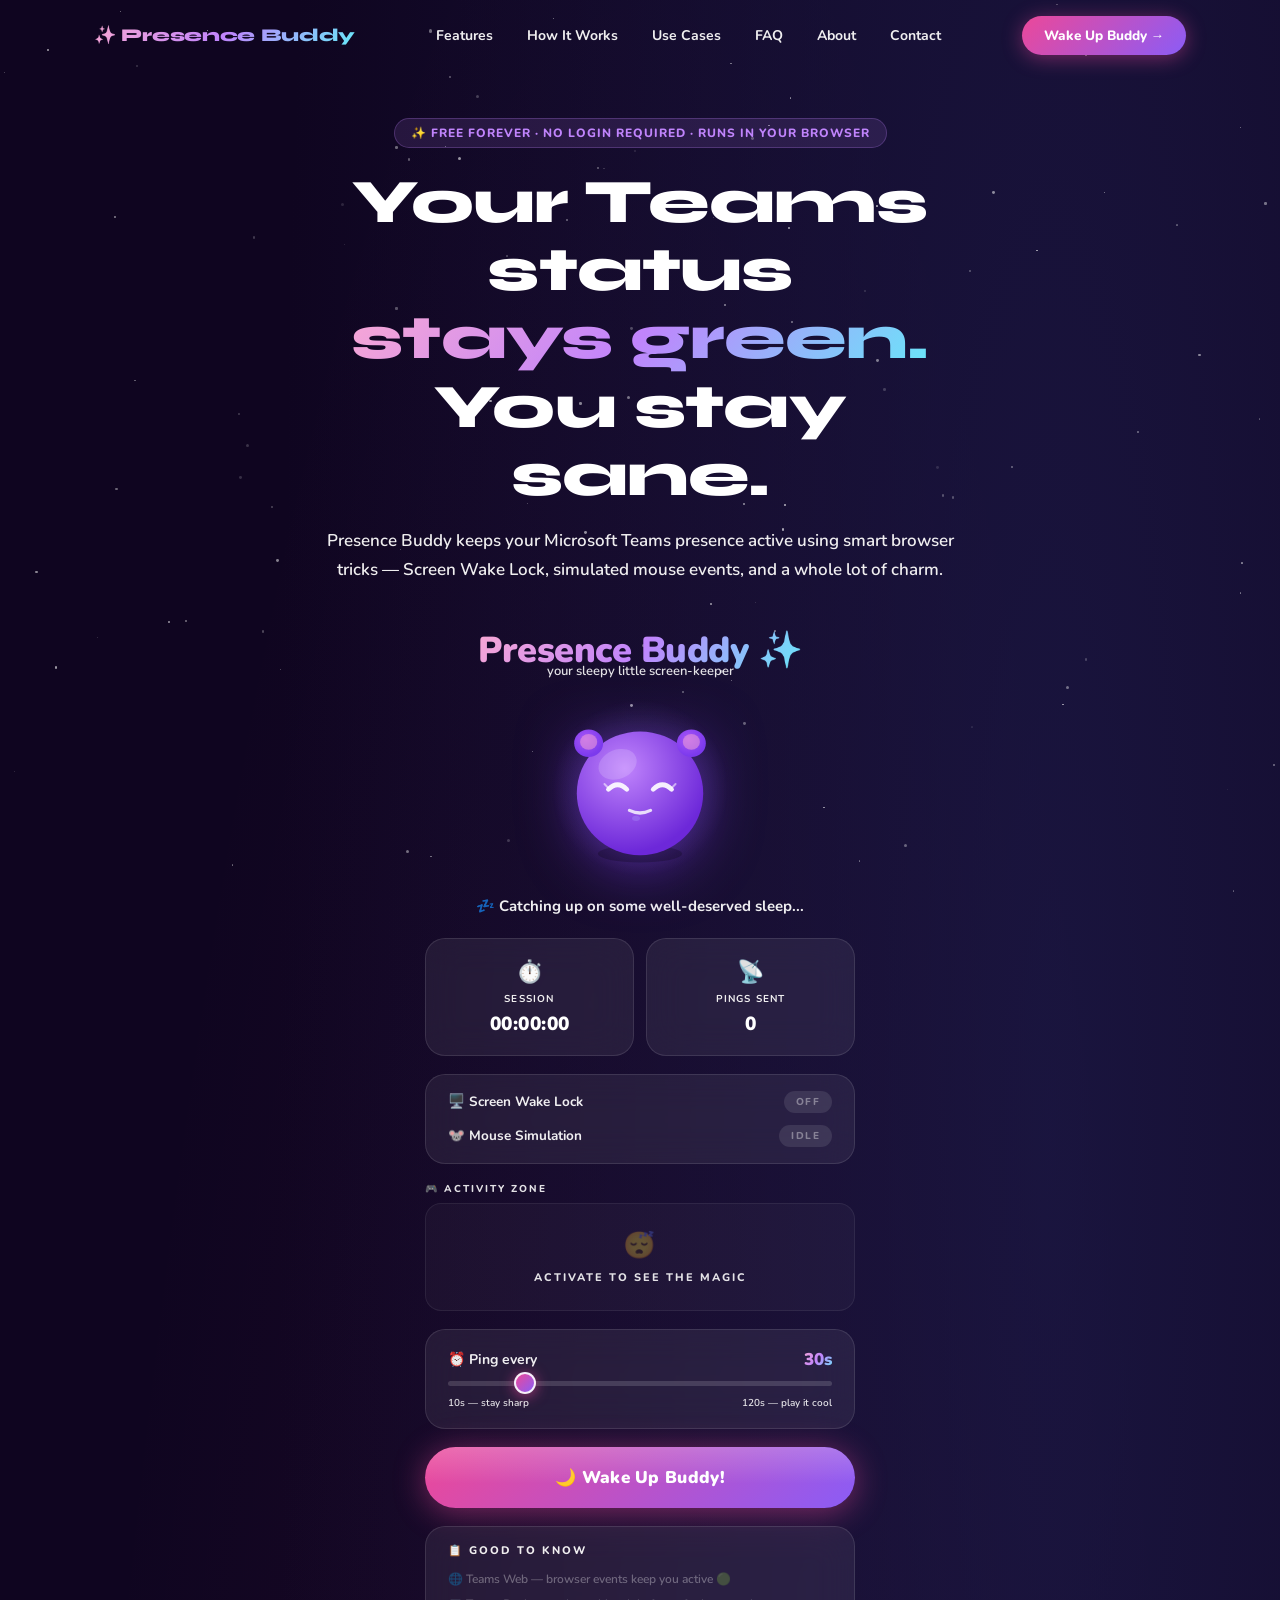
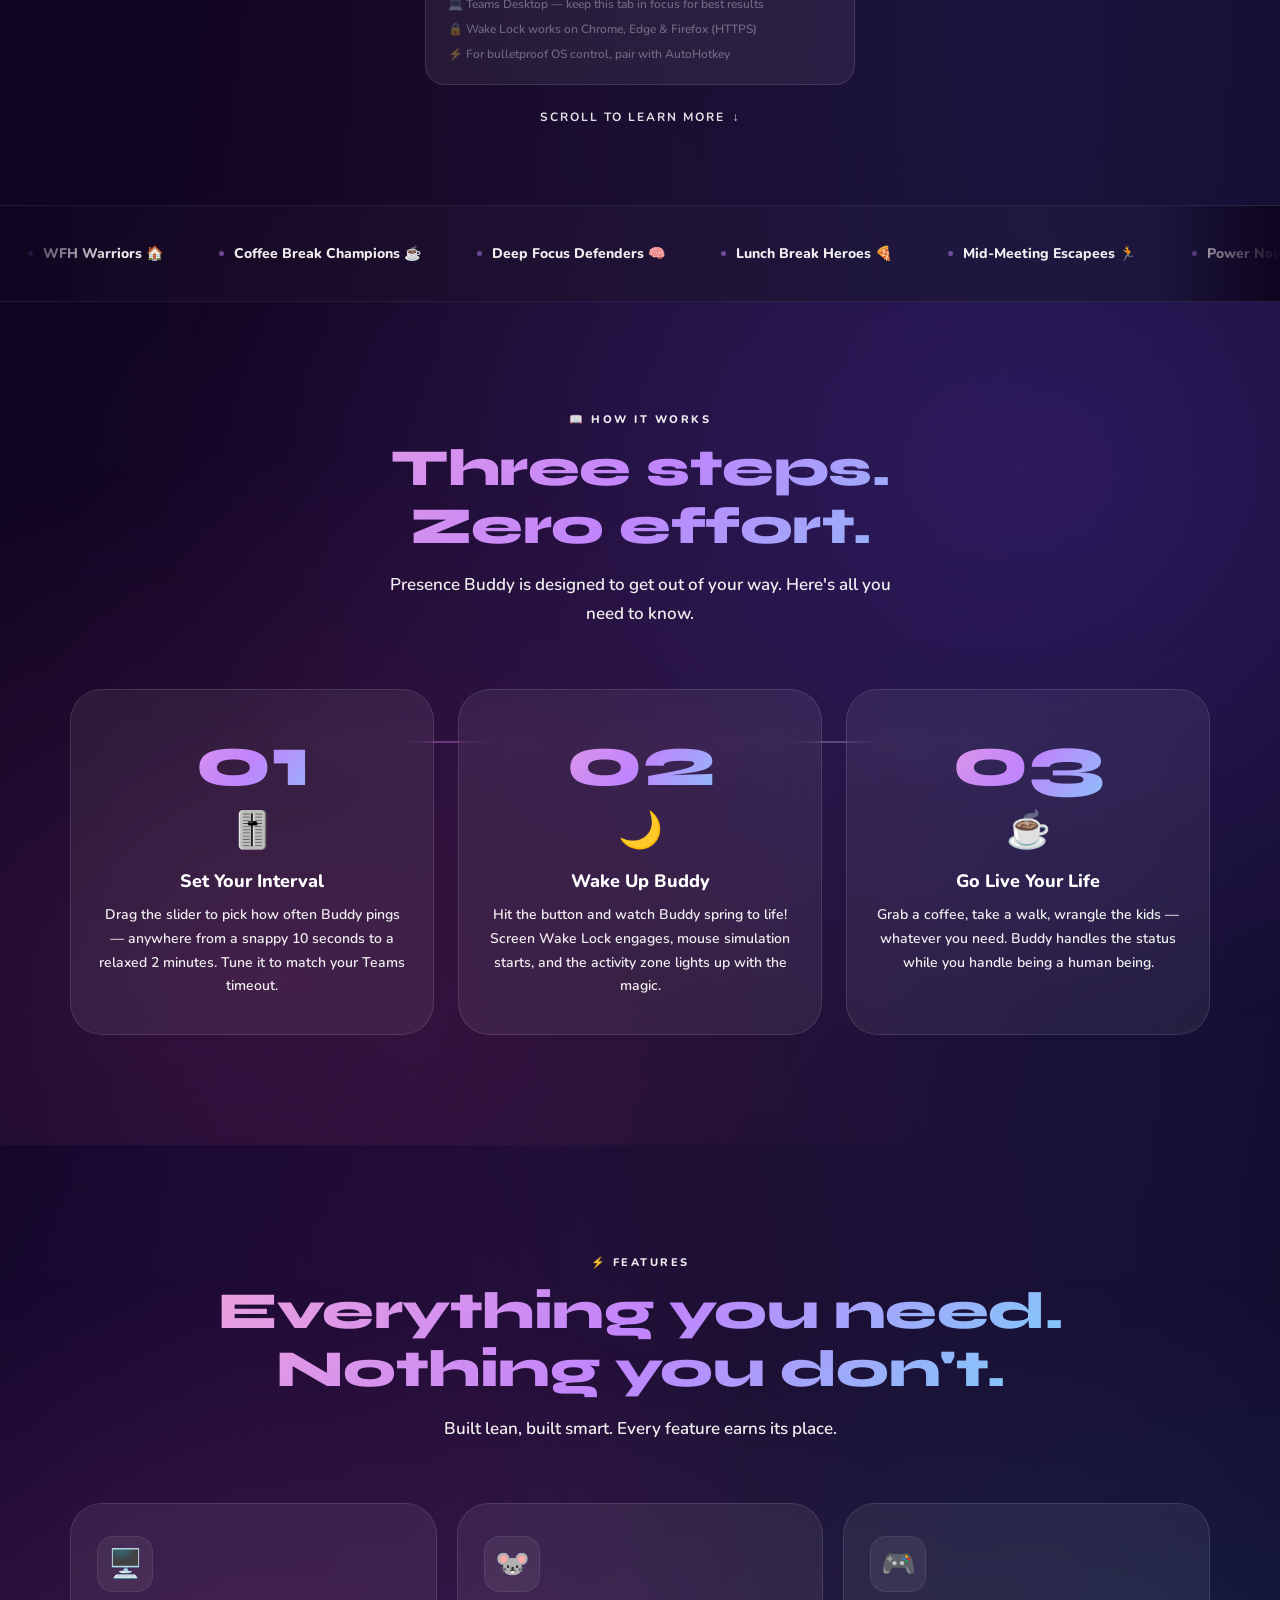
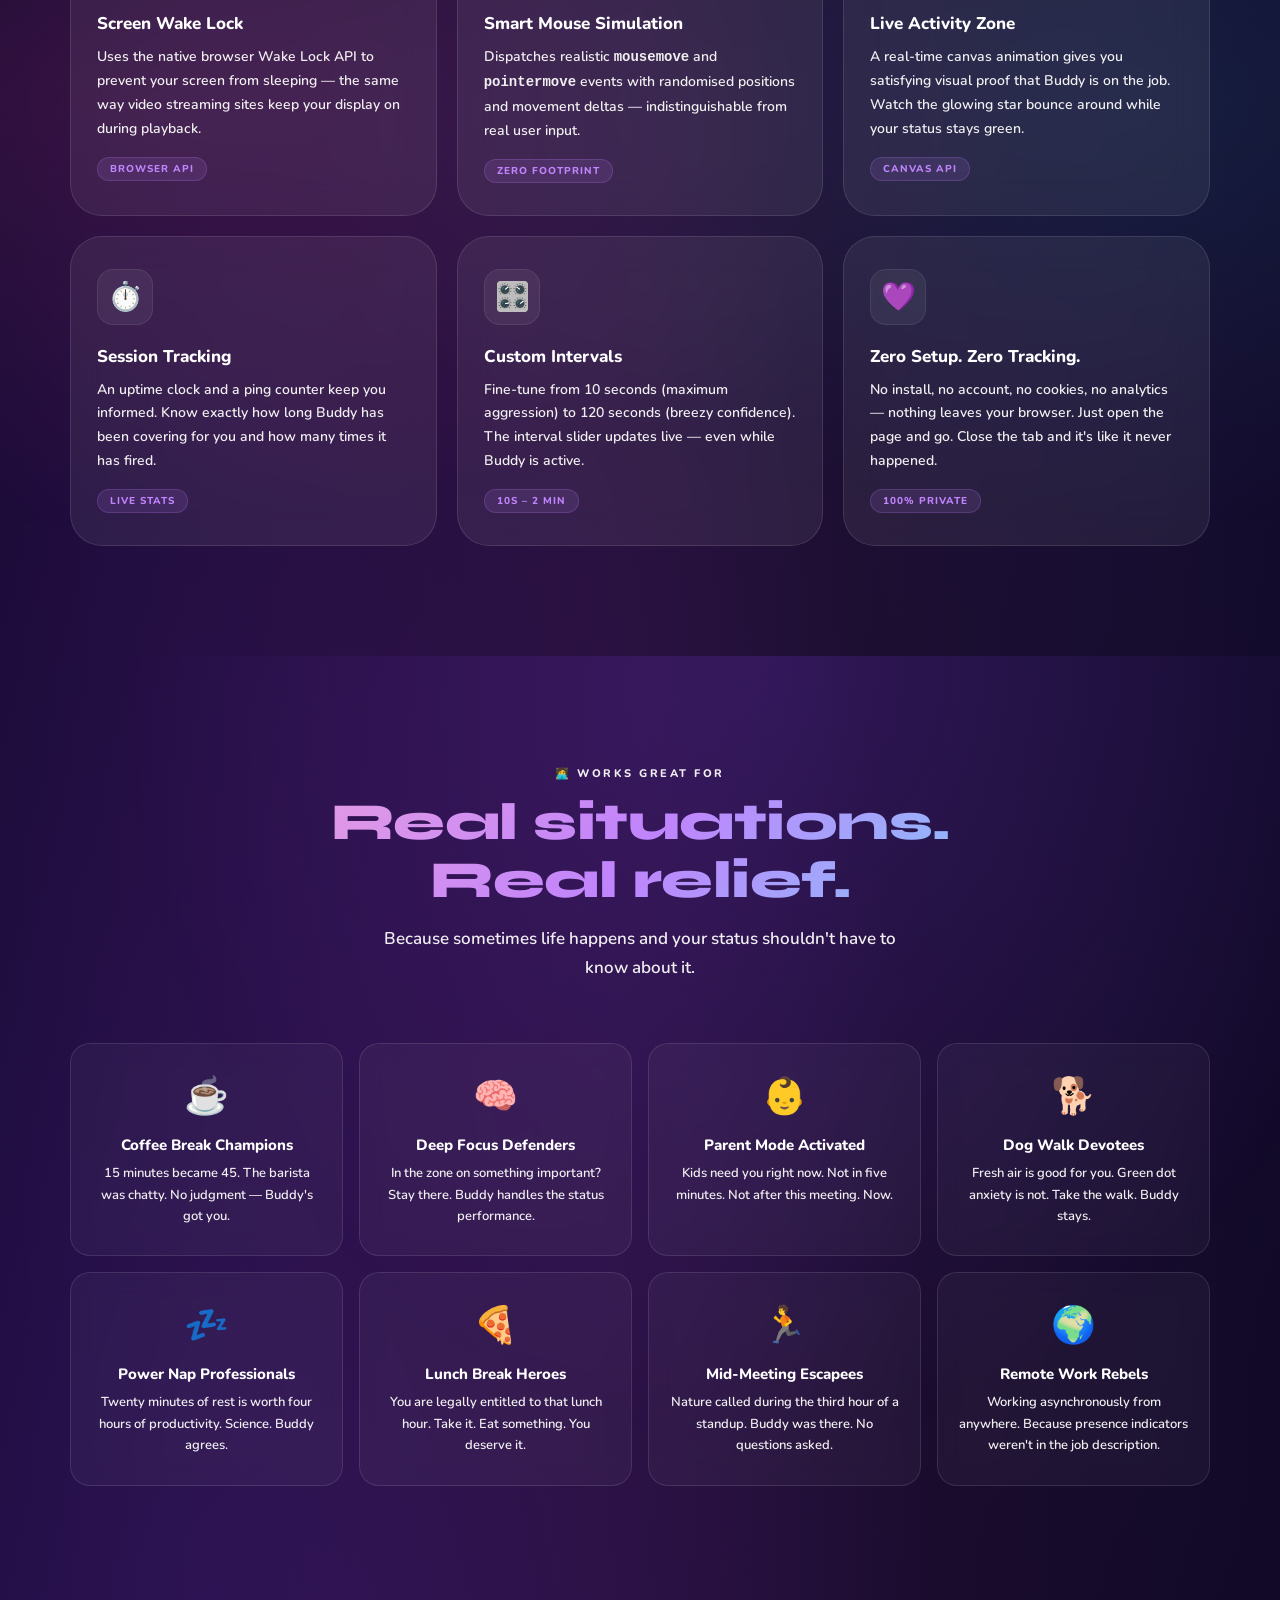
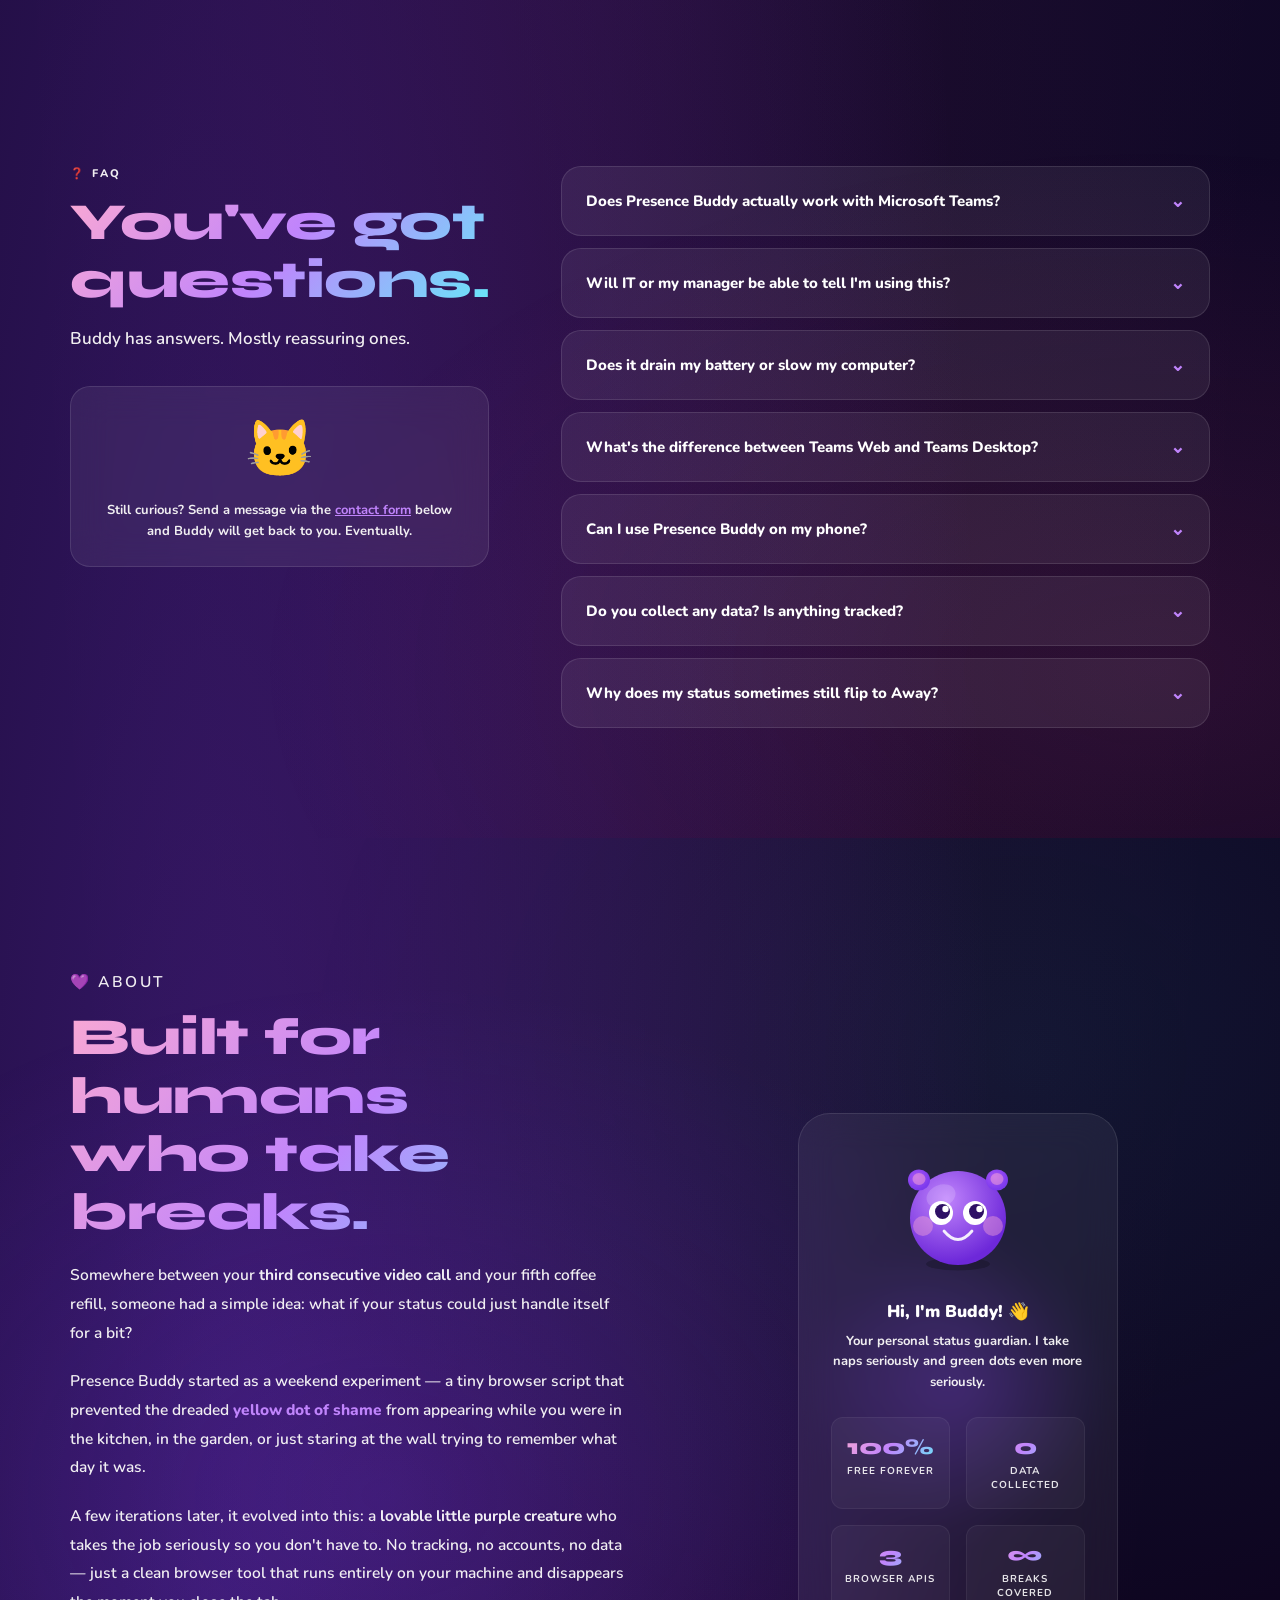
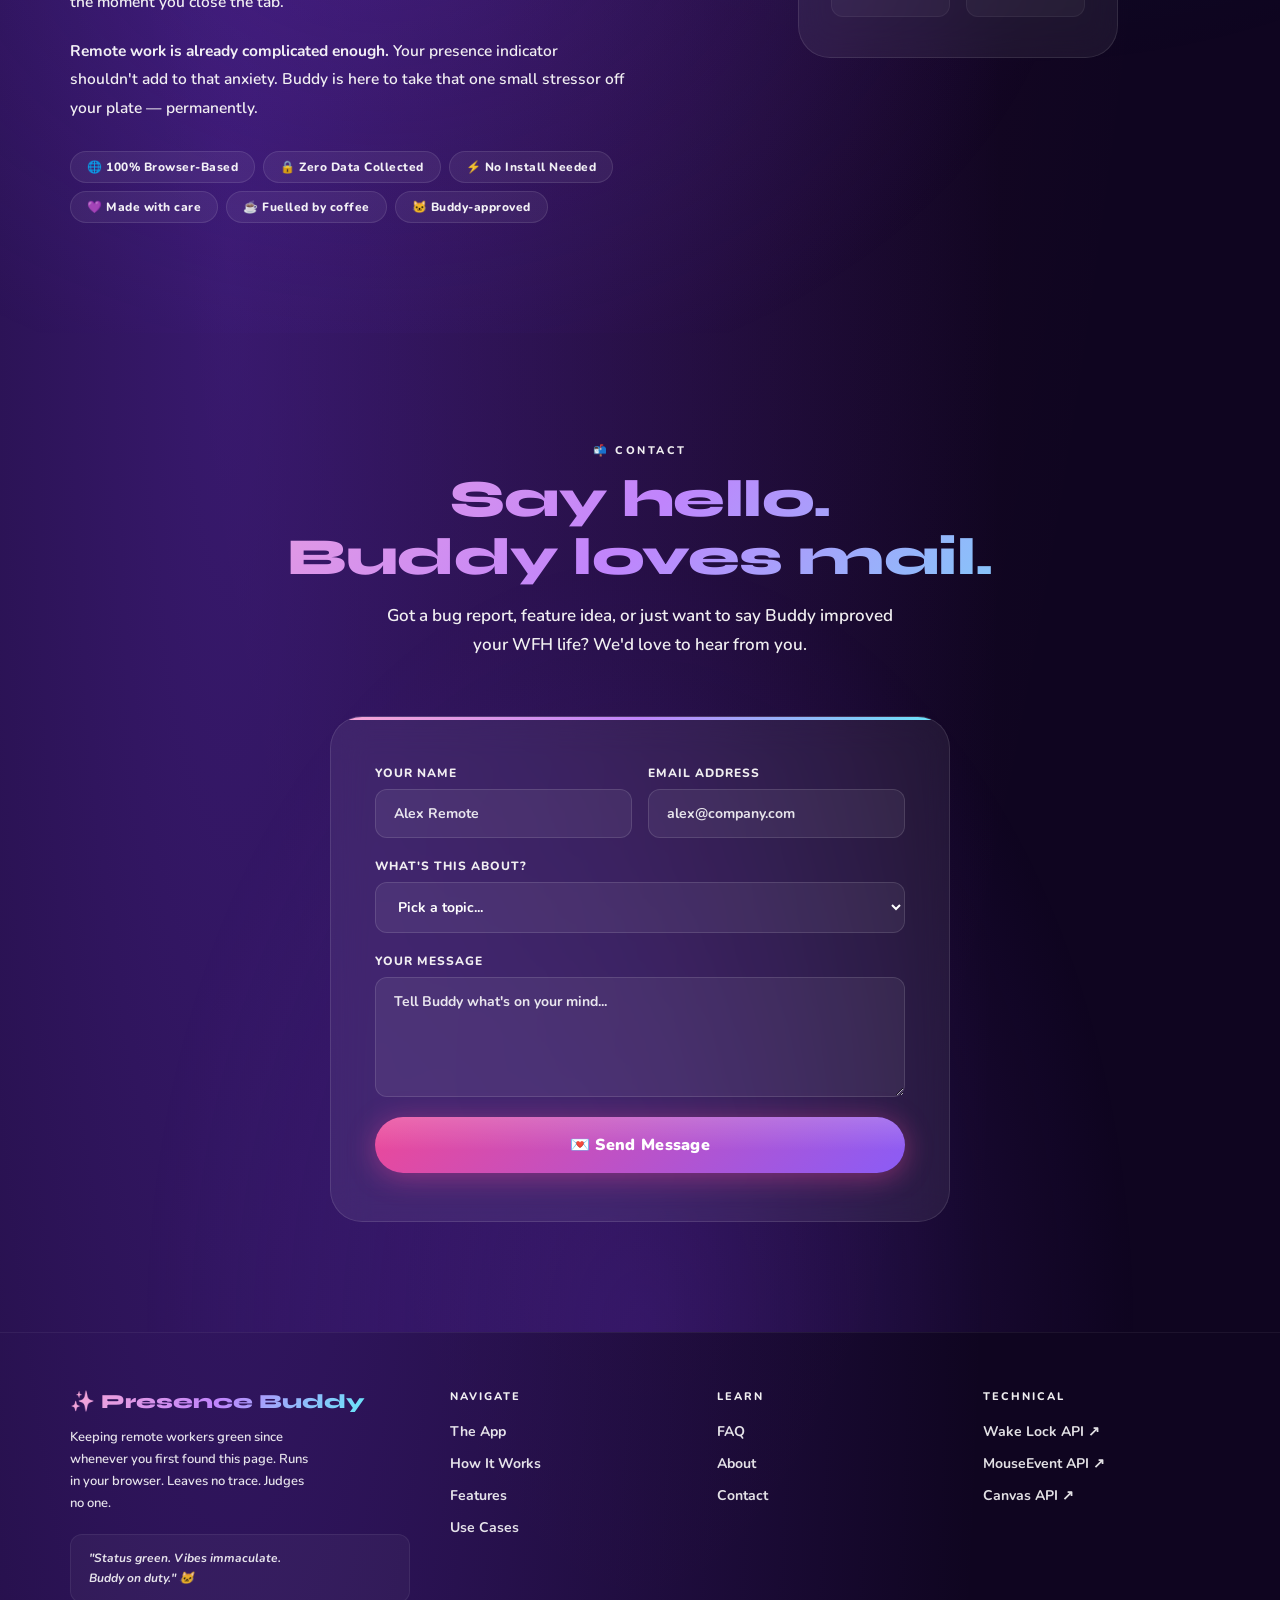
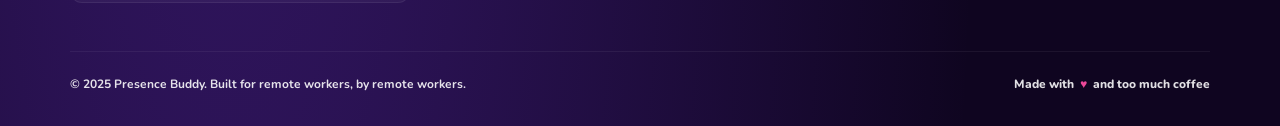
<file: index.html>
<!DOCTYPE html>
<html lang="en">
<head>
  <meta charset="UTF-8"/>
  <meta name="viewport" content="width=device-width, initial-scale=1.0"/>
  <meta name="description" content="Presence Buddy keeps your Microsoft Teams status active using smart browser tricks. No install, no login, no drama."/>
  <meta property="og:title" content="Presence Buddy ✨ — Stay Green, Stay Sane"/>
  <meta property="og:description" content="Keep your Teams presence active while you live your actual life."/>
  <title>Presence Buddy ✨ — Stay Green, Stay Sane</title>

  <!-- Fonts -->
  <link rel="preconnect" href="https://fonts.googleapis.com"/>
  <link href="https://fonts.googleapis.com/css2?family=Nunito:wght@600;700;800;900&family=Syne:wght@700;800&display=swap" rel="stylesheet"/>

  <!-- Styles -->
  <link rel="stylesheet" href="css/animations.css"/>
  <link rel="stylesheet" href="css/style.css"/>
  <link rel="stylesheet" href="css/sections.css"/>
</head>
<body>

<!-- ── Stars ── -->
<div id="stars"></div>

<!-- ═══════════════════════════════════════════════════════════
     NAVIGATION
═══════════════════════════════════════════════════════════ -->
<nav id="mainNav">
  <div class="nav-inner">
    <a href="#hero" class="nav-logo">✨ Presence Buddy</a>
    <div class="nav-links">
      <a href="#features">Features</a>
      <a href="#how-it-works">How It Works</a>
      <a href="#use-cases">Use Cases</a>
      <a href="#faq">FAQ</a>
      <a href="#about">About</a>
      <a href="#contact">Contact</a>
    </div>
    <a href="#hero" class="nav-cta">Wake Up Buddy →</a>
    <button class="nav-hamburger" id="navHamburger" aria-label="Toggle menu">☰</button>
  </div>
  <div class="nav-mobile" id="navMobile">
    <a href="#features">Features</a>
    <a href="#how-it-works">How It Works</a>
    <a href="#use-cases">Use Cases</a>
    <a href="#faq">FAQ</a>
    <a href="#about">About</a>
    <a href="#contact">Contact</a>
  </div>
</nav>

<!-- ═══════════════════════════════════════════════════════════
     HERO — THE APP
═══════════════════════════════════════════════════════════ -->
<section id="hero">

  <div class="hero-intro reveal">
    <div class="hero-badge">✨ Free Forever · No Login Required · Runs in Your Browser</div>
    <h1 class="hero-headline">
      Your Teams status<br>
      <span class="gradient-text">stays green.</span><br>
      You stay sane.
    </h1>
    <p class="hero-desc">
      Presence Buddy keeps your Microsoft Teams presence active using smart browser tricks —
      Screen Wake Lock, simulated mouse events, and a whole lot of charm.
    </p>
  </div>

  <!-- ── The App Widget ── -->
  <div class="app-widget reveal">

    <div>
      <h2 class="app-title">Presence Buddy ✨</h2>
      <p class="app-sub">your sleepy little screen-keeper</p>
    </div>

    <!-- Buddy character -->
    <div class="buddy-wrap" id="buddyWrap">
      <div class="buddy-glow" id="buddyGlow"></div>

      <svg class="buddy-svg" id="buddySvg" viewBox="0 0 120 120" width="158" height="158" aria-label="Presence Buddy character">
        <defs>
          <radialGradient id="bg" cx="38%" cy="30%" r="68%">
            <stop offset="0%" stop-color="#c084fc"/>
            <stop offset="100%" stop-color="#6d28d9"/>
          </radialGradient>
          <radialGradient id="earGrad" cx="40%" cy="35%" r="60%">
            <stop offset="0%" stop-color="#a855f7"/>
            <stop offset="100%" stop-color="#7c3aed"/>
          </radialGradient>
        </defs>
        <ellipse cx="60" cy="110" rx="32" ry="6.5" fill="rgba(0,0,0,.22)"/>
        <ellipse cx="60" cy="64"  rx="48" ry="47"  fill="url(#bg)"/>
        <ellipse cx="43" cy="42"  rx="15" ry="11"  fill="rgba(255,255,255,.16)" transform="rotate(-22,43,42)"/>
        <ellipse cx="21" cy="26"  rx="11" ry="10.5" fill="url(#earGrad)"/>
        <ellipse cx="99" cy="26"  rx="11" ry="10.5" fill="url(#earGrad)"/>
        <ellipse cx="21" cy="25"  rx="6.5" ry="6"  fill="rgba(249,168,212,.5)"/>
        <ellipse cx="99" cy="25"  rx="6.5" ry="6"  fill="rgba(249,168,212,.5)"/>

        <!-- SLEEP STATE -->
        <g id="stateAsleep">
          <path d="M 36 61 Q 43 54 50 61" stroke="rgba(255,255,255,.9)" stroke-width="3.5" fill="none" stroke-linecap="round"/>
          <path d="M 70 61 Q 77 54 84 61" stroke="rgba(255,255,255,.9)" stroke-width="3.5" fill="none" stroke-linecap="round"/>
          <line x1="36" y1="60" x2="33" y2="57" stroke="rgba(255,255,255,.55)" stroke-width="1.5" stroke-linecap="round"/>
          <line x1="84" y1="60" x2="87" y2="57" stroke="rgba(255,255,255,.55)" stroke-width="1.5" stroke-linecap="round"/>
          <path d="M 52 77 Q 60 81 68 77" stroke="rgba(255,255,255,.8)" stroke-width="2.5" fill="none" stroke-linecap="round"/>
          <ellipse cx="57" cy="83" rx="3" ry="2" fill="rgba(167,139,250,.4)"/>
        </g>

        <!-- AWAKE STATE -->
        <g id="stateAwake" style="display:none">
          <circle cx="43" cy="59" r="12" fill="white"/>
          <circle cx="77" cy="59" r="12" fill="white"/>
          <circle cx="44.5" cy="57.5" r="7.5" fill="#2e1065"/>
          <circle cx="78.5" cy="57.5" r="7.5" fill="#2e1065"/>
          <circle cx="47.5" cy="55"   r="3.2"  fill="white"/>
          <circle cx="81.5" cy="55"   r="3.2"  fill="white"/>
          <circle cx="42"   cy="62"   r="1.5"  fill="rgba(255,255,255,.55)"/>
          <circle cx="76"   cy="62"   r="1.5"  fill="rgba(255,255,255,.55)"/>
          <circle cx="25"   cy="72"   r="10"   fill="rgba(249,168,212,.42)"/>
          <circle cx="95"   cy="72"   r="10"   fill="rgba(249,168,212,.42)"/>
          <path d="M 46 77 Q 60 94 74 77" stroke="rgba(255,255,255,.9)" stroke-width="2.8" fill="none" stroke-linecap="round"/>
          <path d="M 50 78 Q 60 89 70 78" stroke="rgba(255,255,255,.25)" stroke-width="5"   fill="none" stroke-linecap="round"/>
        </g>
      </svg>

      <div class="zzz-wrap" id="zzzWrap">
        <span class="zzz-item">z</span>
        <span class="zzz-item">z</span>
        <span class="zzz-item">z</span>
      </div>
      <div class="sparkle-wrap" id="sparkleWrap" style="display:none">
        <span class="sparkle-item">✨</span>
        <span class="sparkle-item">⭐</span>
        <span class="sparkle-item">💫</span>
        <span class="sparkle-item">🌟</span>
      </div>
    </div>

    <p class="status-msg" id="statusMsg">💤 Catching up on some well-deserved sleep...</p>

    <!-- Stats -->
    <div class="stats-row">
      <div class="glass stat-card">
        <span class="stat-icon">⏱️</span>
        <span class="stat-label">Session</span>
        <span class="stat-value" id="uptimeEl">00:00:00</span>
      </div>
      <div class="glass stat-card">
        <span class="stat-icon">📡</span>
        <span class="stat-label">Pings Sent</span>
        <span class="stat-value" id="pingEl">0</span>
      </div>
    </div>

    <!-- System status -->
    <div class="glass status-card">
      <div class="status-row">
        <span>🖥️ Screen Wake Lock</span>
        <span class="pill" id="wakePill">OFF</span>
      </div>
      <div class="status-row">
        <span>🐭 Mouse Simulation</span>
        <span class="pill" id="simPill">IDLE</span>
      </div>
    </div>

    <!-- Activity zone -->
    <div style="width:100%">
      <div class="zone-label">🎮 activity zone</div>
      <div class="playground" id="playground">
        <canvas id="theCanvas" width="500" height="107"></canvas>
        <div class="playground-off" id="playOff">
          <span class="pico">😴</span>
          <span>activate to see the magic</span>
        </div>
      </div>
    </div>

    <!-- Progress -->
    <div class="progress-wrap" id="progressWrap">
      <div class="progress-hdr">
        <span>Next ping in</span>
        <span id="countdownEl">—</span>
      </div>
      <div class="progress-track">
        <div class="progress-fill" id="progressFill"></div>
      </div>
    </div>

    <!-- Interval slider -->
    <div class="glass slider-wrap">
      <div class="slider-hdr">
        <span>⏰ Ping every</span>
        <span class="slider-val" id="sliderVal">30s</span>
      </div>
      <input type="range" id="sliderEl" min="10" max="120" step="5" value="30" aria-label="Ping interval"/>
      <div class="slider-sub">
        <span>10s — stay sharp</span>
        <span>120s — play it cool</span>
      </div>
    </div>

    <!-- Main button -->
    <button class="toggle-btn" id="toggleBtn">🌙 Wake Up Buddy!</button>

    <!-- Notes -->
    <div class="glass info">
      <div class="info-title">📋 Good to Know</div>
      <div class="info-row">🌐 Teams Web — browser events keep you active 🟢</div>
      <div class="info-row">💻 Teams Desktop — keep this tab in focus for best results</div>
      <div class="info-row">🔒 Wake Lock works on Chrome, Edge &amp; Firefox (HTTPS)</div>
      <div class="info-row">⚡ For bulletproof OS control, pair with AutoHotkey</div>
    </div>

  </div><!-- /app-widget -->

  <div class="hero-scroll-hint reveal">Scroll to learn more</div>

</section>

<!-- ═══════════════════════════════════════════════════════════
     USE CASE TICKER
═══════════════════════════════════════════════════════════ -->
<div class="usecases-strip">
  <div class="ticker-track" id="tickerTrack">
    <div class="ticker-item"><span class="dot"></span> WFH Warriors 🏠</div>
    <div class="ticker-item"><span class="dot"></span> Coffee Break Champions ☕</div>
    <div class="ticker-item"><span class="dot"></span> Deep Focus Defenders 🧠</div>
    <div class="ticker-item"><span class="dot"></span> Lunch Break Heroes 🍕</div>
    <div class="ticker-item"><span class="dot"></span> Mid-Meeting Escapees 🏃</div>
    <div class="ticker-item"><span class="dot"></span> Power Nap Professionals 💤</div>
    <div class="ticker-item"><span class="dot"></span> Parent Mode Activated 👶</div>
    <div class="ticker-item"><span class="dot"></span> Dog Walk Devotees 🐕</div>
    <div class="ticker-item"><span class="dot"></span> Two-Screen Multitaskers 🖥️</div>
    <div class="ticker-item"><span class="dot"></span> Bathroom Break Survivors 🚽</div>
    <div class="ticker-item"><span class="dot"></span> Stand-Up Dodgers 👀</div>
    <div class="ticker-item"><span class="dot"></span> Remote Work Rebels 🌍</div>
  </div>
</div>

<!-- ═══════════════════════════════════════════════════════════
     HOW IT WORKS
═══════════════════════════════════════════════════════════ -->
<section id="how-it-works" class="section">
  <div class="section-inner">
    <div class="reveal" style="text-align:center">
      <p class="section-label">📖 How It Works</p>
      <h2 class="section-title gradient-text">Three steps.<br>Zero effort.</h2>
      <p class="section-sub">Presence Buddy is designed to get out of your way. Here's all you need to know.</p>
    </div>

    <div class="hiw-steps stagger-children">

      <div class="step-card reveal">
        <div class="step-num">01</div>
        <span class="step-icon">🎚️</span>
        <h3 class="step-title">Set Your Interval</h3>
        <p class="step-desc">Drag the slider to pick how often Buddy pings — anywhere from a snappy 10 seconds to a relaxed 2 minutes. Tune it to match your Teams timeout.</p>
      </div>

      <div class="step-card reveal">
        <div class="step-num">02</div>
        <span class="step-icon">🌙</span>
        <h3 class="step-title">Wake Up Buddy</h3>
        <p class="step-desc">Hit the button and watch Buddy spring to life! Screen Wake Lock engages, mouse simulation starts, and the activity zone lights up with the magic.</p>
      </div>

      <div class="step-card reveal">
        <div class="step-num">03</div>
        <span class="step-icon">☕</span>
        <h3 class="step-title">Go Live Your Life</h3>
        <p class="step-desc">Grab a coffee, take a walk, wrangle the kids — whatever you need. Buddy handles the status while you handle being a human being.</p>
      </div>

    </div>
  </div>
</section>

<!-- ═══════════════════════════════════════════════════════════
     FEATURES
═══════════════════════════════════════════════════════════ -->
<section id="features" class="section">
  <div class="section-inner">
    <div class="reveal" style="text-align:center">
      <p class="section-label">⚡ Features</p>
      <h2 class="section-title gradient-text">Everything you need.<br>Nothing you don't.</h2>
      <p class="section-sub">Built lean, built smart. Every feature earns its place.</p>
    </div>

    <div class="features-grid stagger-children">

      <div class="feature-card reveal">
        <div class="feature-icon-wrap">🖥️</div>
        <h3 class="feature-title">Screen Wake Lock</h3>
        <p class="feature-desc">Uses the native browser Wake Lock API to prevent your screen from sleeping — the same way video streaming sites keep your display on during playback.</p>
        <span class="feature-tag">Browser API</span>
      </div>

      <div class="feature-card reveal">
        <div class="feature-icon-wrap">🐭</div>
        <h3 class="feature-title">Smart Mouse Simulation</h3>
        <p class="feature-desc">Dispatches realistic <code>mousemove</code> and <code>pointermove</code> events with randomised positions and movement deltas — indistinguishable from real user input.</p>
        <span class="feature-tag">Zero footprint</span>
      </div>

      <div class="feature-card reveal">
        <div class="feature-icon-wrap">🎮</div>
        <h3 class="feature-title">Live Activity Zone</h3>
        <p class="feature-desc">A real-time canvas animation gives you satisfying visual proof that Buddy is on the job. Watch the glowing star bounce around while your status stays green.</p>
        <span class="feature-tag">Canvas API</span>
      </div>

      <div class="feature-card reveal">
        <div class="feature-icon-wrap">⏱️</div>
        <h3 class="feature-title">Session Tracking</h3>
        <p class="feature-desc">An uptime clock and a ping counter keep you informed. Know exactly how long Buddy has been covering for you and how many times it has fired.</p>
        <span class="feature-tag">Live stats</span>
      </div>

      <div class="feature-card reveal">
        <div class="feature-icon-wrap">🎛️</div>
        <h3 class="feature-title">Custom Intervals</h3>
        <p class="feature-desc">Fine-tune from 10 seconds (maximum aggression) to 120 seconds (breezy confidence). The interval slider updates live — even while Buddy is active.</p>
        <span class="feature-tag">10s – 2 min</span>
      </div>

      <div class="feature-card reveal">
        <div class="feature-icon-wrap">💜</div>
        <h3 class="feature-title">Zero Setup. Zero Tracking.</h3>
        <p class="feature-desc">No install, no account, no cookies, no analytics — nothing leaves your browser. Just open the page and go. Close the tab and it's like it never happened.</p>
        <span class="feature-tag">100% private</span>
      </div>

    </div>
  </div>
</section>

<!-- ═══════════════════════════════════════════════════════════
     USE CASES GRID
═══════════════════════════════════════════════════════════ -->
<section id="use-cases" class="section">
  <div class="section-inner">
    <div class="reveal" style="text-align:center">
      <p class="section-label">🧑‍💻 Works Great For</p>
      <h2 class="section-title gradient-text">Real situations.<br>Real relief.</h2>
      <p class="section-sub">Because sometimes life happens and your status shouldn't have to know about it.</p>
    </div>

    <div class="usecases-grid stagger-children">

      <div class="usecase-card reveal">
        <span class="usecase-emoji">☕</span>
        <h3 class="usecase-title">Coffee Break Champions</h3>
        <p class="usecase-desc">15 minutes became 45. The barista was chatty. No judgment — Buddy's got you.</p>
      </div>

      <div class="usecase-card reveal">
        <span class="usecase-emoji">🧠</span>
        <h3 class="usecase-title">Deep Focus Defenders</h3>
        <p class="usecase-desc">In the zone on something important? Stay there. Buddy handles the status performance.</p>
      </div>

      <div class="usecase-card reveal">
        <span class="usecase-emoji">👶</span>
        <h3 class="usecase-title">Parent Mode Activated</h3>
        <p class="usecase-desc">Kids need you right now. Not in five minutes. Not after this meeting. Now.</p>
      </div>

      <div class="usecase-card reveal">
        <span class="usecase-emoji">🐕</span>
        <h3 class="usecase-title">Dog Walk Devotees</h3>
        <p class="usecase-desc">Fresh air is good for you. Green dot anxiety is not. Take the walk. Buddy stays.</p>
      </div>

      <div class="usecase-card reveal">
        <span class="usecase-emoji">💤</span>
        <h3 class="usecase-title">Power Nap Professionals</h3>
        <p class="usecase-desc">Twenty minutes of rest is worth four hours of productivity. Science. Buddy agrees.</p>
      </div>

      <div class="usecase-card reveal">
        <span class="usecase-emoji">🍕</span>
        <h3 class="usecase-title">Lunch Break Heroes</h3>
        <p class="usecase-desc">You are legally entitled to that lunch hour. Take it. Eat something. You deserve it.</p>
      </div>

      <div class="usecase-card reveal">
        <span class="usecase-emoji">🏃</span>
        <h3 class="usecase-title">Mid-Meeting Escapees</h3>
        <p class="usecase-desc">Nature called during the third hour of a standup. Buddy was there. No questions asked.</p>
      </div>

      <div class="usecase-card reveal">
        <span class="usecase-emoji">🌍</span>
        <h3 class="usecase-title">Remote Work Rebels</h3>
        <p class="usecase-desc">Working asynchronously from anywhere. Because presence indicators weren't in the job description.</p>
      </div>

    </div>
  </div>
</section>

<!-- ═══════════════════════════════════════════════════════════
     FAQ
═══════════════════════════════════════════════════════════ -->
<section id="faq" class="section">
  <div class="section-inner">
    <div class="faq-layout">

      <div class="faq-aside reveal-left">
        <p class="section-label">❓ FAQ</p>
        <h2 class="section-title gradient-text">You've got<br>questions.</h2>
        <p class="section-sub">Buddy has answers. Mostly reassuring ones.</p>
        <div class="faq-aside-buddy glass">
          <span class="mini-buddy">🐱</span>
          <p>Still curious? Send a message via the <a href="#contact" style="color:var(--purple-light)">contact form</a> below and Buddy will get back to you. Eventually.</p>
        </div>
      </div>

      <div class="faq-list reveal-right">

        <div class="faq-item">
          <button class="faq-q">
            Does Presence Buddy actually work with Microsoft Teams?
            <span class="faq-chevron">⌄</span>
          </button>
          <div class="faq-a">
            <div class="faq-a-inner">
              <strong>Yes!</strong> For <strong>Teams Web</strong>, the browser events Buddy dispatches keep your presence active directly — same as if you were moving your mouse. For <strong>Teams Desktop</strong>, keeping this tab focused and visible gives the best results, since the Screen Wake Lock also prevents your screen from going dark (which is what usually triggers Away status).
            </div>
          </div>
        </div>

        <div class="faq-item">
          <button class="faq-q">
            Will IT or my manager be able to tell I'm using this?
            <span class="faq-chevron">⌄</span>
          </button>
          <div class="faq-a">
            <div class="faq-a-inner">
              Presence Buddy operates entirely within your browser and generates the same type of mouse events your real mouse produces. There is nothing unusual for IT to detect. That said — <strong>please use this responsibly</strong>. It's designed for legitimate breaks, focus time, and the realities of working from home, not for going completely off-grid while being paid to work.
            </div>
          </div>
        </div>

        <div class="faq-item">
          <button class="faq-q">
            Does it drain my battery or slow my computer?
            <span class="faq-chevron">⌄</span>
          </button>
          <div class="faq-a">
            <div class="faq-a-inner">
              Minimal impact. The Screen Wake Lock does prevent deep sleep, which uses slightly more power than a fully sleeping screen. The canvas animation and ping events themselves are extremely lightweight — we're talking single-digit CPU milliseconds per second. On a modern laptop, you might notice 2–3% extra battery draw over a long session.
            </div>
          </div>
        </div>

        <div class="faq-item">
          <button class="faq-q">
            What's the difference between Teams Web and Teams Desktop?
            <span class="faq-chevron">⌄</span>
          </button>
          <div class="faq-a">
            <div class="faq-a-inner">
              <strong>Teams Web</strong> runs inside your browser, so Buddy's browser events directly influence presence — it's a very tight loop. <strong>Teams Desktop</strong> is a standalone Electron app that also monitors OS-level idle state. Buddy helps a lot (Wake Lock stops the screen from sleeping), but for fully bulletproof Desktop coverage, pairing with a tool like <strong>AutoHotkey</strong> (Windows) gives you OS-level mouse simulation that nothing can ignore.
            </div>
          </div>
        </div>

        <div class="faq-item">
          <button class="faq-q">
            Can I use Presence Buddy on my phone?
            <span class="faq-chevron">⌄</span>
          </button>
          <div class="faq-a">
            <div class="faq-a-inner">
              Technically yes — mobile Chrome and Safari support most of the features. However, mobile browsers aggressively suspend background tabs and limit Wake Lock behaviour when the screen is off. Results will vary. Presence Buddy was designed for desktop and laptop browsers and works best there.
            </div>
          </div>
        </div>

        <div class="faq-item">
          <button class="faq-q">
            Do you collect any data? Is anything tracked?
            <span class="faq-chevron">⌄</span>
          </button>
          <div class="faq-a">
            <div class="faq-a-inner">
              <strong>Absolutely not.</strong> Presence Buddy runs 100% in your browser. There are no analytics, no cookies, no network requests, no third-party trackers, and no server to send anything to. When you close the tab, nothing persists. We genuinely have no idea you exist — and that's exactly how we like it.
            </div>
          </div>
        </div>

        <div class="faq-item">
          <button class="faq-q">
            Why does my status sometimes still flip to Away?
            <span class="faq-chevron">⌄</span>
          </button>
          <div class="faq-a">
            <div class="faq-a-inner">
              This usually happens when the Teams Desktop app's own OS-level idle detection kicks in independently of the browser, or if the tab loses focus for an extended period. Try keeping this tab visible (not just open in the background). If it keeps happening, shorten your ping interval, or for Teams Desktop users: pair Buddy with AutoHotkey for full OS-level coverage.
            </div>
          </div>
        </div>

      </div><!-- /faq-list -->
    </div><!-- /faq-layout -->
  </div>
</section>

<!-- ═══════════════════════════════════════════════════════════
     ABOUT
═══════════════════════════════════════════════════════════ -->
<section id="about" class="section">
  <div class="section-inner">
    <div class="about-layout">

      <div class="about-text reveal-left">
        <p class="section-label">💜 About</p>
        <h2 class="section-title gradient-text">Built for humans<br>who take breaks.</h2>

        <p>Somewhere between your <strong>third consecutive video call</strong> and your fifth coffee refill, someone had a simple idea: what if your status could just handle itself for a bit?</p>

        <p>Presence Buddy started as a weekend experiment — a tiny browser script that prevented the dreaded <em>yellow dot of shame</em> from appearing while you were in the kitchen, in the garden, or just staring at the wall trying to remember what day it was.</p>

        <p>A few iterations later, it evolved into this: a <strong>lovable little purple creature</strong> who takes the job seriously so you don't have to. No tracking, no accounts, no data — just a clean browser tool that runs entirely on your machine and disappears the moment you close the tab.</p>

        <p><strong>Remote work is already complicated enough.</strong> Your presence indicator shouldn't add to that anxiety. Buddy is here to take that one small stressor off your plate — permanently.</p>

        <div class="about-tags">
          <span class="about-tag">🌐 100% Browser-Based</span>
          <span class="about-tag">🔒 Zero Data Collected</span>
          <span class="about-tag">⚡ No Install Needed</span>
          <span class="about-tag">💜 Made with care</span>
          <span class="about-tag">☕ Fuelled by coffee</span>
          <span class="about-tag">🐱 Buddy-approved</span>
        </div>
      </div>

      <div class="about-visual reveal-right">
        <div class="about-blob"></div>
        <div class="about-card glass">
          <div class="about-buddy-wrap">
            <svg viewBox="0 0 120 120" width="120" height="120" aria-hidden="true">
              <defs>
                <radialGradient id="bg2" cx="38%" cy="30%" r="68%">
                  <stop offset="0%" stop-color="#c084fc"/>
                  <stop offset="100%" stop-color="#6d28d9"/>
                </radialGradient>
                <radialGradient id="ear2" cx="40%" cy="35%" r="60%">
                  <stop offset="0%" stop-color="#a855f7"/>
                  <stop offset="100%" stop-color="#7c3aed"/>
                </radialGradient>
              </defs>
              <ellipse cx="60" cy="110" rx="32" ry="6.5" fill="rgba(0,0,0,.22)"/>
              <ellipse cx="60" cy="64"  rx="48" ry="47"  fill="url(#bg2)"/>
              <ellipse cx="43" cy="42"  rx="15" ry="11"  fill="rgba(255,255,255,.16)" transform="rotate(-22,43,42)"/>
              <ellipse cx="21" cy="26"  rx="11" ry="10.5" fill="url(#ear2)"/>
              <ellipse cx="99" cy="26"  rx="11" ry="10.5" fill="url(#ear2)"/>
              <ellipse cx="21" cy="25"  rx="6.5" ry="6" fill="rgba(249,168,212,.5)"/>
              <ellipse cx="99" cy="25"  rx="6.5" ry="6" fill="rgba(249,168,212,.5)"/>
              <!-- Awake eyes for about section -->
              <circle cx="43" cy="59" r="12" fill="white"/>
              <circle cx="77" cy="59" r="12" fill="white"/>
              <circle cx="44.5" cy="57.5" r="7.5" fill="#2e1065"/>
              <circle cx="78.5" cy="57.5" r="7.5" fill="#2e1065"/>
              <circle cx="47.5" cy="55"   r="3.2" fill="white"/>
              <circle cx="81.5" cy="55"   r="3.2" fill="white"/>
              <circle cx="25"   cy="72"   r="10"  fill="rgba(249,168,212,.42)"/>
              <circle cx="95"   cy="72"   r="10"  fill="rgba(249,168,212,.42)"/>
              <path d="M 46 77 Q 60 94 74 77" stroke="rgba(255,255,255,.9)" stroke-width="2.8" fill="none" stroke-linecap="round"/>
            </svg>
          </div>
          <h3 style="font-size:17px;font-weight:900;margin-bottom:8px">Hi, I'm Buddy! 👋</h3>
          <p style="font-size:13px;font-weight:700;color:var(--text-muted);line-height:1.6">Your personal status guardian. I take naps seriously and green dots even more seriously.</p>
          <div class="about-stats">
            <div class="about-stat">
              <div class="about-stat-val">100%</div>
              <div class="about-stat-lbl">Free forever</div>
            </div>
            <div class="about-stat">
              <div class="about-stat-val">0</div>
              <div class="about-stat-lbl">Data collected</div>
            </div>
            <div class="about-stat">
              <div class="about-stat-val">3</div>
              <div class="about-stat-lbl">Browser APIs</div>
            </div>
            <div class="about-stat">
              <div class="about-stat-val">∞</div>
              <div class="about-stat-lbl">Breaks covered</div>
            </div>
          </div>
        </div>
      </div>

    </div>
  </div>
</section>

<!-- ═══════════════════════════════════════════════════════════
     CONTACT
═══════════════════════════════════════════════════════════ -->
<section id="contact" class="section">
  <div class="section-inner">
    <div class="reveal" style="text-align:center">
      <p class="section-label">📬 Contact</p>
      <h2 class="section-title gradient-text">Say hello.<br>Buddy loves mail.</h2>
      <p class="section-sub">Got a bug report, feature idea, or just want to say Buddy improved your WFH life? We'd love to hear from you.</p>
    </div>

    <div class="contact-wrap reveal">
      <div class="contact-card">

        <form id="contactForm" novalidate>
          <div class="form-row">
            <div class="form-group">
              <label for="contactName">Your Name</label>
              <input type="text" id="contactName" name="name" placeholder="Alex Remote" required/>
            </div>
            <div class="form-group">
              <label for="contactEmail">Email Address</label>
              <input type="email" id="contactEmail" name="email" placeholder="alex@company.com" required/>
            </div>
          </div>

          <div class="form-group">
            <label for="contactSubject">What's this about?</label>
            <select id="contactSubject" name="subject">
              <option value="">Pick a topic...</option>
              <option value="bug">🐛 Bug Report</option>
              <option value="feature">💡 Feature Request</option>
              <option value="hi">👋 Just Saying Hi</option>
              <option value="love">💜 I Love Presence Buddy!</option>
              <option value="collab">🤝 Partnership / Collab</option>
              <option value="other">🤷 Other</option>
            </select>
          </div>

          <div class="form-group">
            <label for="contactMsg">Your Message</label>
            <textarea id="contactMsg" name="message" placeholder="Tell Buddy what's on your mind..." required></textarea>
          </div>

          <button type="submit" class="submit-btn">💌 Send Message</button>
        </form>

        <!-- Success state -->
        <div class="form-success" id="formSuccess">
          <span class="success-icon">✨</span>
          <h3>Message received!</h3>
          <p>Thanks for reaching out! Buddy does the happy bounce when messages arrive.<br>We'll get back to you soon — probably faster than your Teams status turns yellow.</p>
          <button class="reset-btn" id="formReset">Send another message</button>
        </div>

      </div>
    </div>
  </div>
</section>

<!-- ═══════════════════════════════════════════════════════════
     FOOTER
═══════════════════════════════════════════════════════════ -->
<footer>
  <div class="footer-inner">

    <div class="footer-brand">
      <a href="#hero" class="footer-logo">✨ Presence Buddy</a>
      <p>Keeping remote workers green since whenever you first found this page. Runs in your browser. Leaves no trace. Judges no one.</p>
      <div class="footer-quote">
        "Status green. Vibes immaculate.<br>Buddy on duty." 🐱
      </div>
    </div>

    <div class="footer-col">
      <h4>Navigate</h4>
      <ul>
        <li><a href="#hero">The App</a></li>
        <li><a href="#how-it-works">How It Works</a></li>
        <li><a href="#features">Features</a></li>
        <li><a href="#use-cases">Use Cases</a></li>
      </ul>
    </div>

    <div class="footer-col">
      <h4>Learn</h4>
      <ul>
        <li><a href="#faq">FAQ</a></li>
        <li><a href="#about">About</a></li>
        <li><a href="#contact">Contact</a></li>
      </ul>
    </div>

    <div class="footer-col">
      <h4>Technical</h4>
      <ul>
        <li><a href="https://developer.mozilla.org/en-US/docs/Web/API/WakeLock" target="_blank" rel="noopener">Wake Lock API ↗</a></li>
        <li><a href="https://developer.mozilla.org/en-US/docs/Web/API/MouseEvent" target="_blank" rel="noopener">MouseEvent API ↗</a></li>
        <li><a href="https://developer.mozilla.org/en-US/docs/Web/API/Canvas_API" target="_blank" rel="noopener">Canvas API ↗</a></li>
      </ul>
    </div>

  </div>

  <div class="footer-bottom">
    <p>© 2025 Presence Buddy. Built for remote workers, by remote workers.</p>
    <div class="footer-love">Made with <span>♥</span> and too much coffee</div>
  </div>
</footer>

<!-- ── Scripts ── -->
<script src="js/stars.js"></script>
<script src="js/canvas.js"></script>
<script src="js/buddy.js"></script>
<script src="js/app.js"></script>
<script src="js/main.js"></script>

</body>
</html>
</file>
<file: css/animations.css>
/* ============================================================
   animations.css — All keyframes + scroll reveal utilities
   ============================================================ */

/* ── Scroll Reveal ── */
.reveal {
  opacity: 0;
  transform: translateY(32px);
  transition: opacity 0.65s cubic-bezier(.22,1,.36,1), transform 0.65s cubic-bezier(.22,1,.36,1);
}
.reveal.visible {
  opacity: 1;
  transform: translateY(0);
}
.reveal-left {
  opacity: 0;
  transform: translateX(-40px);
  transition: opacity 0.7s cubic-bezier(.22,1,.36,1), transform 0.7s cubic-bezier(.22,1,.36,1);
}
.reveal-left.visible { opacity: 1; transform: translateX(0); }

.reveal-right {
  opacity: 0;
  transform: translateX(40px);
  transition: opacity 0.7s cubic-bezier(.22,1,.36,1), transform 0.7s cubic-bezier(.22,1,.36,1);
}
.reveal-right.visible { opacity: 1; transform: translateX(0); }

.reveal-scale {
  opacity: 0;
  transform: scale(0.88);
  transition: opacity 0.6s cubic-bezier(.22,1,.36,1), transform 0.6s cubic-bezier(.22,1,.36,1);
}
.reveal-scale.visible { opacity: 1; transform: scale(1); }

/* Stagger delays for children */
.stagger-children > *:nth-child(1) { transition-delay: 0s; }
.stagger-children > *:nth-child(2) { transition-delay: 0.1s; }
.stagger-children > *:nth-child(3) { transition-delay: 0.2s; }
.stagger-children > *:nth-child(4) { transition-delay: 0.3s; }
.stagger-children > *:nth-child(5) { transition-delay: 0.4s; }
.stagger-children > *:nth-child(6) { transition-delay: 0.5s; }

/* ── Star twinkle ── */
@keyframes twinkle {
  0%, 100% { opacity: .15; transform: scale(.8); }
  50%       { opacity: 1;   transform: scale(1.3); }
}

/* ── Buddy ── */
@keyframes breathe {
  0%, 100% { transform: scale(1) translateY(0); }
  50%       { transform: scale(1.035) translateY(-4px); }
}
@keyframes buddyBounce {
  0%, 100% { transform: scale(1) translateY(0) rotate(-2.5deg); }
  50%       { transform: scale(1.06) translateY(-12px) rotate(2.5deg); }
}
@keyframes glowPulse {
  0%, 100% { transform: scale(1); }
  50%       { transform: scale(1.18); }
}

/* ── Zzz ── */
@keyframes zzzFloat {
  0%   { opacity: 0; transform: translate(0,0) scale(.8); }
  18%  { opacity: 1; }
  100% { opacity: 0; transform: translate(14px,-38px) scale(.5); }
}

/* ── Sparkles ── */
@keyframes sparkle {
  0%, 100% { transform: translateY(0) scale(1); opacity: .7; }
  50%       { transform: translateY(-9px) scale(1.35); opacity: 1; }
}

/* ── Stat pop ── */
@keyframes statPop {
  0%, 100% { transform: scale(1); }
  50%       { transform: scale(1.25); }
}

/* ── Confetti ── */
@keyframes confFall {
  0%   { opacity: 1; transform: translateY(0) rotate(0deg) scale(1); }
  100% { opacity: 0; transform: translateY(320px) rotate(540deg) scale(0); }
}

/* ── Ripple ── */
@keyframes rippleOut {
  from { transform: scale(0); opacity: 1; }
  to   { transform: scale(3.2); opacity: 0; }
}

/* ── Ticker / Marquee ── */
@keyframes tickerScroll {
  from { transform: translateX(0); }
  to   { transform: translateX(-50%); }
}

/* ── Nav shine ── */
@keyframes navShine {
  0%   { background-position: -200% center; }
  100% { background-position: 200% center; }
}

/* ── Float (about section blob) ── */
@keyframes floatBlob {
  0%, 100% { transform: translate(0, 0) scale(1); }
  33%       { transform: translate(20px, -15px) scale(1.04); }
  66%       { transform: translate(-10px, 12px) scale(0.97); }
}

/* ── Gradient shift (hero bg) ── */
@keyframes gradShift {
  0%, 100% { opacity: 1; }
  50%       { opacity: 0.7; }
}

/* ── FAQ chevron rotate ── */
@keyframes chevronOpen {
  from { transform: rotate(0deg); }
  to   { transform: rotate(180deg); }
}

/* ── Button shimmer ── */
@keyframes btnShimmer {
  0%   { left: -100%; }
  100% { left: 200%; }
}

/* ── Section number glow ── */
@keyframes numGlow {
  0%, 100% { text-shadow: 0 0 30px rgba(192,132,252,0.3); }
  50%       { text-shadow: 0 0 60px rgba(192,132,252,0.7), 0 0 100px rgba(236,72,153,0.3); }
}

/* ── Success bounce ── */
@keyframes successBounce {
  0%   { transform: scale(0) rotate(-10deg); opacity: 0; }
  60%  { transform: scale(1.15) rotate(5deg); opacity: 1; }
  80%  { transform: scale(0.95) rotate(-2deg); }
  100% { transform: scale(1) rotate(0deg); opacity: 1; }
}

/* ── Pulse ring (contact) ── */
@keyframes pulseRing {
  0%   { transform: scale(0.8); opacity: 0.8; }
  100% { transform: scale(1.6); opacity: 0; }
}

/* ── Card hover glow pulse ── */
@keyframes cardGlow {
  0%, 100% { box-shadow: 0 0 0 0 rgba(192,132,252,0); }
  50%       { box-shadow: 0 0 30px 4px rgba(192,132,252,0.15); }
}
</file>
<file: css/style.css>
/* ============================================================
   style.css — Core styles: variables, nav, hero, app widget
   ============================================================ */

/* ── Variables ── */
:root {
  --bg:            #0f0520;
  --bg-alt:        #0b0318;
  --purple-deep:   #1e1b4b;
  --purple:        #7c3aed;
  --purple-light:  #c084fc;
  --pink:          #ec4899;
  --pink-light:    #f9a8d4;
  --cyan:          #67e8f9;
  --cyan-mid:      #22d3ee;
  --yellow:        #fcd34d;
  --green:         #10b981;

  --glass-bg:      rgba(255,255,255,0.065);
  --glass-bg-2:    rgba(255,255,255,0.04);
  --glass-border:  rgba(255,255,255,0.11);
  --glass-blur:    18px;

  --text-primary:  #ffffff;
  --text-sec:      rgba(255, 255, 255, 0.934);
  --text-muted:    rgba(249, 248, 248, 0.96);
  --text-dim:      rgba(255, 255, 255, 0.877);

  --grad-main:     linear-gradient(130deg,#f9a8d4 0%,#c084fc 50%,#67e8f9 100%);
  --grad-btn:      linear-gradient(135deg,#ec4899 0%,#8b5cf6 100%);
  --grad-green:    linear-gradient(135deg,#10b981,#059669);

  --r-sm:  12px;
  --r-md:  20px;
  --r-lg:  32px;
  --r-pill:50px;

  --nav-h: 70px;
  --max-w: 1140px;
}

/* ── Reset ── */
*, *::before, *::after { box-sizing: border-box; margin: 0; padding: 0; }
html { scroll-behavior: smooth; }

/* ── Body ── */
body {
  min-height: 100vh;
  background: var(--bg);
  background-image:
    radial-gradient(ellipse at 18% 82%, rgba(124,58,237,.38) 0%, transparent 52%),
    radial-gradient(ellipse at 82% 14%, rgba(30,27,75,.70) 0%, transparent 52%),
    radial-gradient(ellipse at 50% 48%, rgba(236,72,153,.09) 0%, transparent 70%);
  color: var(--text-primary);
  font-family: 'Nunito', sans-serif;
  overflow-x: hidden;
}

/* ── Stars ── */
#stars { position: fixed; inset: 0; pointer-events: none; z-index: 0; }
.star {
  position: absolute;
  border-radius: 50%;
  background: #fff;
  pointer-events: none;
  animation: twinkle var(--d,3s) var(--dl,0s) infinite ease-in-out;
}

/* ── Utility: glass ── */
.glass {
  background: var(--glass-bg);
  border: 1px solid var(--glass-border);
  border-radius: var(--r-md);
  backdrop-filter: blur(var(--glass-blur));
  -webkit-backdrop-filter: blur(var(--glass-blur));
}

/* ── Utility: gradient text ── */
.gradient-text {
  background: var(--grad-main);
  -webkit-background-clip: text;
  -webkit-text-fill-color: transparent;
  background-clip: text;
}

/* ── Section layout ── */
.section {
  padding: 110px 20px;
  position: relative;
  z-index: 1;
}
.section-inner {
  max-width: var(--max-w);
  margin: 0 auto;
}
.section-label {
  font-size: 11px; font-weight: 800; letter-spacing: 2.5px;
  text-transform: uppercase; color: var(--text-muted);
  margin-bottom: 12px;
}
.section-title {
  font-family: 'Syne', 'Nunito', sans-serif;
  font-size: clamp(30px, 5vw, 52px);
  font-weight: 800; line-height: 1.12; letter-spacing: -.5px;
  margin-bottom: 16px;
}
.section-sub {
  font-size: 17px; font-weight: 600;
  color: var(--text-muted); line-height: 1.7;
  max-width: 520px;
}

/* ── Navigation ── */
#mainNav {
  position: fixed; top: 0; left: 0; right: 0; z-index: 1000;
  height: var(--nav-h);
  transition: background 0.3s, box-shadow 0.3s, backdrop-filter 0.3s;
}
#mainNav.scrolled {
  background: rgba(15,5,32,0.85);
  backdrop-filter: blur(20px);
  -webkit-backdrop-filter: blur(20px);
  box-shadow: 0 1px 0 rgba(255,255,255,0.06);
}
.nav-inner {
  max-width: var(--max-w);
  margin: 0 auto;
  height: 100%;
  display: flex;
  align-items: center;
  justify-content: space-between;
  padding: 0 24px;
  gap: 16px;
}
.nav-logo {
  font-family: 'Syne', 'Nunito', sans-serif;
  font-size: 18px; font-weight: 800;
  color: var(--text-primary);
  text-decoration: none; letter-spacing: -.3px;
  display: flex; align-items: center; gap: 6px;
  flex-shrink: 0;
  background: var(--grad-main);
  -webkit-background-clip: text;
  -webkit-text-fill-color: transparent;
  background-clip: text;
}
.nav-links {
  display: flex; align-items: center; gap: 6px;
  flex: 1; justify-content: center;
}
.nav-links a {
  color: var(--text-muted);
  text-decoration: none;
  font-size: 14px; font-weight: 700;
  padding: 8px 14px; border-radius: var(--r-pill);
  transition: color 0.2s, background 0.2s;
}
.nav-links a:hover,
.nav-links a.active {
  color: var(--text-primary);
  background: rgba(255,255,255,0.07);
}
.nav-cta {
  flex-shrink: 0;
  padding: 10px 22px; border-radius: var(--r-pill);
  background: var(--grad-btn);
  color: #fff; font-size: 13.5px; font-weight: 800;
  text-decoration: none;
  box-shadow: 0 3px 20px rgba(236,72,153,0.45);
  transition: transform 0.2s, box-shadow 0.2s;
  position: relative; overflow: hidden;
}
.nav-cta::after {
  content: '';
  position: absolute; top: 0; left: -100%;
  width: 60%; height: 100%;
  background: linear-gradient(90deg, transparent, rgba(255,255,255,0.25), transparent);
  animation: btnShimmer 2.5s ease infinite;
}
.nav-cta:hover { transform: scale(1.05); box-shadow: 0 5px 30px rgba(236,72,153,0.65); }

.nav-hamburger {
  display: none;
  background: none; border: none; cursor: pointer;
  color: var(--text-primary); font-size: 22px;
  padding: 8px;
}
.nav-mobile {
  display: none;
  flex-direction: column;
  background: rgba(15,5,32,0.97);
  border-top: 1px solid rgba(255,255,255,0.07);
  padding: 12px 0;
}
.nav-mobile.open { display: flex; }
.nav-mobile a {
  padding: 14px 28px;
  color: var(--text-sec);
  text-decoration: none; font-size: 15px; font-weight: 700;
  transition: color 0.2s, background 0.2s;
}
.nav-mobile a:hover { color: var(--text-primary); background: rgba(255,255,255,0.05); }

/* ── Hero section ── */
#hero {
  min-height: 100vh;
  display: flex; flex-direction: column;
  align-items: center;
  padding: calc(var(--nav-h) + 48px) 20px 80px;
  position: relative; z-index: 1;
  gap: 16px;
}
.hero-intro { text-align: center; max-width: 640px; }
.hero-badge {
  display: inline-flex; align-items: center; gap: 8px;
  padding: 6px 16px; border-radius: var(--r-pill);
  background: rgba(192,132,252,0.12);
  border: 1px solid rgba(192,132,252,0.25);
  font-size: 12px; font-weight: 800; letter-spacing: 1px;
  color: var(--purple-light);
  text-transform: uppercase; margin-bottom: 20px;
}
.hero-headline {
  font-family: 'Syne', 'Nunito', sans-serif;
  font-size: clamp(32px, 6.5vw, 62px);
  font-weight: 800; line-height: 1.1; letter-spacing: -.8px;
  margin-bottom: 18px;
}
.hero-desc {
  font-size: 17px; font-weight: 600;
  color: var(--text-muted); line-height: 1.7;
  margin-bottom: 28px;
}
.hero-scroll-hint {
  margin-top: 8px;
  font-size: 12px; font-weight: 700; letter-spacing: 2px;
  text-transform: uppercase; color: var(--text-dim);
  display: flex; align-items: center; gap: 8px;
  justify-content: center;
  animation: breathe 3s ease-in-out infinite;
}
.hero-scroll-hint::after { content: '↓'; }

/* ── App Widget ── */
.app-widget {
  width: 100%; max-width: 430px;
  display: flex; flex-direction: column;
  align-items: center; gap: 18px;
}
.app-title {
  font-size: clamp(26px,6.5vw,36px); font-weight: 900;
  text-align: center; letter-spacing: -.5px; line-height: 1.2;
  background: var(--grad-main);
  -webkit-background-clip: text; -webkit-text-fill-color: transparent;
  background-clip: text;
}
.app-sub {
  font-size: 13px; color: var(--text-dim);
  text-align: center; margin-top: -10px; font-weight: 600;
}

/* ── Buddy ── */
.buddy-wrap {
  position: relative; width: 180px; height: 180px;
  display: flex; align-items: center; justify-content: center;
}
.buddy-glow {
  position: absolute; inset: 0; border-radius: 50%;
  background: radial-gradient(circle, rgba(167,139,250,.28) 0%, transparent 70%);
  transition: background .9s;
}
.buddy-glow.awake {
  background: radial-gradient(circle, rgba(236,72,153,.32) 0%, transparent 70%);
  animation: glowPulse 2.2s ease-in-out infinite;
}
.buddy-svg {
  position: relative; z-index: 1;
  animation: breathe 4s ease-in-out infinite;
  filter: drop-shadow(0 10px 28px rgba(124,58,237,.55));
  transition: filter .8s;
}
.buddy-svg.awake {
  animation: buddyBounce 1.9s ease-in-out infinite;
  filter: drop-shadow(0 12px 36px rgba(236,72,153,.55));
}
.zzz-wrap { position:absolute; right:14px; top:22px; pointer-events:none; }
.zzz-item {
  position: absolute; font-weight: 900; font-family:'Nunito',sans-serif;
  color: #fcd34d;
  text-shadow: 0 0 12px rgba(252,211,77,.7);
  animation: zzzFloat 2.1s ease-in infinite;
  opacity: 0;
}
.zzz-item:nth-child(1){ font-size:22px; left:0;   animation-delay:0s; }
.zzz-item:nth-child(2){ font-size:17px; left:18px; animation-delay:.72s; }
.zzz-item:nth-child(3){ font-size:12px; left:32px; animation-delay:1.44s; }
.sparkle-wrap { position:absolute; inset:0; pointer-events:none; }
.sparkle-item {
  position:absolute; font-size:15px;
  animation: sparkle 2.6s ease-in-out infinite;
}
.sparkle-item:nth-child(1){ left:4%;  top:22%; animation-delay:0s; }
.sparkle-item:nth-child(2){ right:6%; top:28%; animation-delay:.65s; }
.sparkle-item:nth-child(3){ left:12%; bottom:20%; animation-delay:1.3s; }
.sparkle-item:nth-child(4){ right:10%;bottom:18%; animation-delay:1.95s; }

/* ── Status message ── */
.status-msg {
  font-size: 15px; font-weight: 700; color: var(--text-sec);
  text-align: center; min-height: 24px;
  transition: opacity .35s;
}
.status-msg.fade { opacity: 0; }

/* ── Stats row ── */
.stats-row { width:100%; display:grid; grid-template-columns:1fr 1fr; gap:12px; }
.stat-card  { display:flex; flex-direction:column; align-items:center; gap:5px; padding:18px 12px; }
.stat-icon  { font-size:22px; }
.stat-label { font-size:10px; color:var(--text-muted); letter-spacing:1.2px; text-transform:uppercase; font-weight:700; }
.stat-value { font-size:19px; font-weight:900; letter-spacing:.5px; }
.stat-value.pop { animation: statPop .35s ease; }

/* ── Status pills ── */
.status-card { width:100%; padding:16px 22px; display:flex; flex-direction:column; gap:12px; }
.status-row  { display:flex; justify-content:space-between; align-items:center; font-size:13.5px; font-weight:700; color:var(--text-sec); }
.pill {
  font-size:10px; font-weight:800; letter-spacing:1.5px;
  padding:4px 12px; border-radius:30px;
  background:rgba(255,255,255,.1); color:rgba(255,255,255,.38);
  transition: all .4s;
}
.pill.on { background: var(--grad-green); color:#fff; box-shadow:0 2px 14px rgba(16,185,129,.45); }

/* ── Activity zone ── */
.zone-label { font-size:10px; font-weight:800; letter-spacing:2px; text-transform:uppercase; color:var(--text-dim); margin-bottom:7px; }
.playground {
  width:100%; height:108px; border-radius:16px; overflow:hidden;
  background:rgba(255,255,255,.03); border:1px solid rgba(255,255,255,.07);
  position:relative;
}
.playground canvas { display:block; width:100%; height:100%; }
.playground-off {
  position:absolute; inset:0;
  display:flex; flex-direction:column; align-items:center; justify-content:center;
  gap:7px; color:var(--text-dim); font-size:11px; font-weight:800;
  letter-spacing:2px; text-transform:uppercase; pointer-events:none;
}
.playground-off .pico { font-size:26px; opacity:.35; }

/* ── Progress bar ── */
.progress-wrap { width:100%; display:none; flex-direction:column; gap:7px; padding:0 2px; }
.progress-wrap.show { display:flex; }
.progress-hdr { display:flex; justify-content:space-between; font-size:11px; font-weight:700; color:var(--text-muted); }
.progress-hdr span:last-child { color:var(--text-sec); }
.progress-track { height:5px; background:rgba(255,255,255,.1); border-radius:3px; overflow:hidden; }
.progress-fill  { height:100%; background:linear-gradient(90deg,#ec4899,#8b5cf6); border-radius:3px; width:0%; transition:width 1s linear; }

/* ── Slider ── */
.slider-wrap { width:100%; padding:18px 22px; display:flex; flex-direction:column; gap:10px; }
.slider-hdr  { display:flex; justify-content:space-between; align-items:center; font-size:14px; font-weight:700; color:var(--text-sec); }
.slider-val  {
  font-size:17px; font-weight:900;
  background: var(--grad-main);
  -webkit-background-clip:text; -webkit-text-fill-color:transparent; background-clip:text;
}
input[type=range] {
  -webkit-appearance:none; appearance:none;
  width:100%; height:5px; border-radius:3px;
  background:rgba(255,255,255,.15); outline:none; cursor:pointer;
}
input[type=range]:disabled { opacity:.38; cursor:not-allowed; }
input[type=range]::-webkit-slider-thumb {
  -webkit-appearance:none; width:22px; height:22px; border-radius:50%;
  background: var(--grad-btn); cursor:pointer;
  box-shadow:0 2px 14px rgba(236,72,153,.65);
  border:2.5px solid rgba(255,255,255,.9);
}
input[type=range]:disabled::-webkit-slider-thumb { background:rgba(255,255,255,.28); box-shadow:none; }
.slider-sub { display:flex; justify-content:space-between; font-size:10px; color:var(--text-dim); font-weight:600; }

/* ── Main toggle button ── */
.toggle-btn {
  width:100%; padding:19px 32px; border:none; border-radius:var(--r-pill);
  font-family:'Nunito',sans-serif; font-size:17px; font-weight:900; letter-spacing:.3px;
  cursor:pointer; transition:transform .2s, box-shadow .3s, opacity .2s;
  background: var(--grad-btn); color:#fff;
  box-shadow: 0 4px 32px rgba(236,72,153,.48);
  position:relative; overflow:hidden;
}
.toggle-btn::before {
  content:''; position:absolute; inset:0; border-radius:var(--r-pill);
  background:linear-gradient(180deg,rgba(255,255,255,.2) 0%,transparent 60%);
  pointer-events:none;
}
.toggle-btn:hover  { transform:scale(1.04); box-shadow:0 6px 44px rgba(236,72,153,.65); }
.toggle-btn:active { transform:scale(.97); }
.toggle-btn.sleep-mode {
  background:rgba(255,255,255,.09); color:rgba(255,255,255,.55);
  box-shadow:none; border:1px solid rgba(255,255,255,.14);
}
.toggle-btn.sleep-mode:hover { background:rgba(255,255,255,.14); transform:scale(1.02); }

/* ── Info block ── */
.info { width:100%; padding:16px 22px; }
.info-title { font-size:11px; font-weight:800; letter-spacing:2px; color:var(--text-muted); text-transform:uppercase; margin-bottom:9px; }
.info-row   { font-size:12px; color:rgba(255,255,255,.33); font-weight:600; line-height:2.1; }

/* ── Confetti ── */
.confetti {
  position:fixed; pointer-events:none; z-index:9999;
  border-radius: 3px;
  animation: confFall var(--dur,1.2s) ease-in forwards;
}

/* ── Ripple ── */
.ripple {
  position:fixed; pointer-events:none; z-index:9998;
  width:44px; height:44px; margin:-22px 0 0 -22px;
  border-radius:50%; border:2.5px solid;
  animation:rippleOut .65s ease-out forwards;
}

/* ── Responsive: Nav ── */
@media (max-width: 768px) {
  .nav-links, .nav-cta { display: none; }
  .nav-hamburger { display: block; }
  #mainNav { height: auto; }
  .nav-inner { height: var(--nav-h); }
}

@media (max-width: 480px) {
  .hero-headline { font-size: 30px; }
  .hero-desc { font-size: 15px; }
}
</file>
<file: css/sections.css>
/* ============================================================
   sections.css — How It Works, Features, Use Cases, FAQ,
                  About, Contact, Footer
   ============================================================ */

/* ── Divider glow ── */
.section-divider {
  width: 100%; max-width: 200px;
  height: 2px; margin: 0 auto;
  background: linear-gradient(90deg, transparent, var(--purple-light), transparent);
  opacity: 0.3;
}

/* ─────────────────────────────────────────────────────────────
   HOW IT WORKS
───────────────────────────────────────────────────────────── */
#how-it-works {
  background: radial-gradient(ellipse at 80% 20%, rgba(124,58,237,.2) 0%, transparent 60%),
              radial-gradient(ellipse at 20% 80%, rgba(236,72,153,.12) 0%, transparent 55%);
}
#how-it-works .section-inner { text-align: center; }
#how-it-works .section-sub { margin: 0 auto 60px; }

.hiw-steps {
  display: grid;
  grid-template-columns: repeat(3, 1fr);
  gap: 24px;
  position: relative;
  margin-top: 60px;
}
.hiw-steps::before {
  content: '';
  position: absolute;
  top: 52px; left: calc(16.66% + 20px); right: calc(16.66% + 20px);
  height: 2px;
  background: linear-gradient(90deg, rgba(192,132,252,0.4), rgba(236,72,153,0.4), rgba(103,232,249,0.4));
  pointer-events: none;
}

.step-card {
  position: relative;
  padding: 36px 28px;
  border-radius: var(--r-lg);
  background: var(--glass-bg);
  border: 1px solid var(--glass-border);
  backdrop-filter: blur(var(--glass-blur));
  -webkit-backdrop-filter: blur(var(--glass-blur));
  text-align: center;
  transition: transform 0.3s, box-shadow 0.3s;
}
.step-card:hover {
  transform: translateY(-6px);
  box-shadow: 0 20px 50px rgba(124,58,237,.2);
}
.step-num {
  font-family: 'Syne', 'Nunito', sans-serif;
  font-size: 72px; font-weight: 800;
  line-height: 1;
  background: var(--grad-main);
  -webkit-background-clip: text; -webkit-text-fill-color: transparent;
  background-clip: text;
  animation: numGlow 3s ease-in-out infinite;
  margin-bottom: 8px;
}
.step-icon { font-size: 36px; margin-bottom: 14px; display: block; }
.step-title {
  font-size: 18px; font-weight: 800;
  color: var(--text-primary); margin-bottom: 10px;
}
.step-desc {
  font-size: 14px; font-weight: 600;
  color: var(--text-muted); line-height: 1.7;
}

@media (max-width: 700px) {
  .hiw-steps { grid-template-columns: 1fr; }
  .hiw-steps::before { display: none; }
}

/* ─────────────────────────────────────────────────────────────
   FEATURES
───────────────────────────────────────────────────────────── */
#features {
  background: radial-gradient(ellipse at 10% 50%, rgba(236,72,153,.12) 0%, transparent 55%),
              radial-gradient(ellipse at 90% 50%, rgba(34,211,238,.08) 0%, transparent 55%);
}
#features .section-inner { text-align: center; }
#features .section-sub { margin: 0 auto 60px; }

.features-grid {
  display: grid;
  grid-template-columns: repeat(3, 1fr);
  gap: 20px;
  margin-top: 60px;
}
.feature-card {
  padding: 32px 26px;
  border-radius: var(--r-lg);
  background: var(--glass-bg);
  border: 1px solid var(--glass-border);
  backdrop-filter: blur(var(--glass-blur));
  -webkit-backdrop-filter: blur(var(--glass-blur));
  text-align: left;
  position: relative; overflow: hidden;
  transition: transform 0.3s, border-color 0.3s, box-shadow 0.3s;
  cursor: default;
}
.feature-card::before {
  content: '';
  position: absolute; top: 0; left: 0; right: 0; height: 2px;
  background: var(--grad-main);
  opacity: 0;
  transition: opacity 0.3s;
}
.feature-card:hover {
  transform: translateY(-5px);
  border-color: rgba(192,132,252,0.3);
  box-shadow: 0 16px 48px rgba(124,58,237,.18);
}
.feature-card:hover::before { opacity: 1; }
.feature-card:nth-child(2):hover { border-color: rgba(236,72,153,.3); box-shadow: 0 16px 48px rgba(236,72,153,.15); }
.feature-card:nth-child(3):hover { border-color: rgba(34,211,238,.3); box-shadow: 0 16px 48px rgba(34,211,238,.12); }
.feature-card:nth-child(4):hover { border-color: rgba(252,211,77,.3); box-shadow: 0 16px 48px rgba(252,211,77,.12); }
.feature-card:nth-child(5):hover { border-color: rgba(16,185,129,.3); box-shadow: 0 16px 48px rgba(16,185,129,.12); }
.feature-card:nth-child(6):hover { border-color: rgba(192,132,252,.3); box-shadow: 0 16px 48px rgba(192,132,252,.18); }

.feature-icon-wrap {
  width: 56px; height: 56px;
  border-radius: 16px;
  display: flex; align-items: center; justify-content: center;
  font-size: 28px;
  margin-bottom: 20px;
  background: rgba(255,255,255,.06);
  border: 1px solid rgba(255,255,255,.08);
}
.feature-title {
  font-size: 17px; font-weight: 800;
  color: var(--text-primary); margin-bottom: 10px;
}
.feature-desc {
  font-size: 14px; font-weight: 600;
  color: var(--text-muted); line-height: 1.7;
}
.feature-tag {
  display: inline-block; margin-top: 16px;
  padding: 4px 12px; border-radius: 30px;
  font-size: 10px; font-weight: 800; letter-spacing: 1px;
  text-transform: uppercase;
  background: rgba(192,132,252,.12);
  color: var(--purple-light);
  border: 1px solid rgba(192,132,252,.2);
}

@media (max-width: 900px) { .features-grid { grid-template-columns: repeat(2,1fr); } }
@media (max-width: 580px) { .features-grid { grid-template-columns: 1fr; } }

/* ─────────────────────────────────────────────────────────────
   USE CASES TICKER
───────────────────────────────────────────────────────────── */
.usecases-strip {
  overflow: hidden;
  padding: 28px 0;
  border-top: 1px solid rgba(255,255,255,.06);
  border-bottom: 1px solid rgba(255,255,255,.06);
  background: rgba(255,255,255,.02);
  position: relative; z-index: 1;
}
.usecases-strip::before,
.usecases-strip::after {
  content: '';
  position: absolute; top: 0; bottom: 0;
  width: 120px; z-index: 2; pointer-events: none;
}
.usecases-strip::before {
  left: 0;
  background: linear-gradient(90deg, var(--bg), transparent);
}
.usecases-strip::after {
  right: 0;
  background: linear-gradient(-90deg, var(--bg), transparent);
}
.ticker-track {
  display: flex; gap: 0;
  width: max-content;
  animation: tickerScroll 28s linear infinite;
}
.ticker-track:hover { animation-play-state: paused; }
.ticker-item {
  display: inline-flex; align-items: center; gap: 10px;
  padding: 10px 28px;
  font-size: 14px; font-weight: 800;
  color: var(--text-muted);
  white-space: nowrap;
  transition: color 0.2s;
}
.ticker-item:hover { color: var(--text-primary); }
.ticker-item .dot {
  width: 5px; height: 5px; border-radius: 50%;
  background: var(--purple-light); opacity: 0.5; flex-shrink: 0;
}

/* Use case cards grid */
#use-cases { 
  background: radial-gradient(ellipse at 60% 0%, rgba(124,58,237,.2) 0%, transparent 60%);
}
#use-cases .section-inner { text-align: center; }
#use-cases .section-sub { margin: 0 auto 60px; }

.usecases-grid {
  display: grid;
  grid-template-columns: repeat(4, 1fr);
  gap: 16px;
  margin-top: 56px;
}
.usecase-card {
  padding: 28px 20px;
  border-radius: var(--r-md);
  background: var(--glass-bg-2);
  border: 1px solid var(--glass-border);
  backdrop-filter: blur(12px);
  text-align: center;
  transition: transform 0.3s, background 0.3s, border-color 0.3s;
  position: relative; overflow: hidden;
}
.usecase-card::after {
  content: '';
  position: absolute; inset: 0;
  background: radial-gradient(circle at 50% 120%, rgba(192,132,252,.12), transparent 60%);
  opacity: 0; transition: opacity 0.3s;
}
.usecase-card:hover { transform: translateY(-4px); border-color: rgba(192,132,252,.25); }
.usecase-card:hover::after { opacity: 1; }
.usecase-emoji { font-size: 36px; display: block; margin-bottom: 14px; }
.usecase-title { font-size: 15px; font-weight: 800; color: var(--text-primary); margin-bottom: 8px; }
.usecase-desc  { font-size: 13px; font-weight: 600; color: var(--text-muted); line-height: 1.65; }

@media (max-width: 900px) { .usecases-grid { grid-template-columns: repeat(2,1fr); } }
@media (max-width: 500px)  { .usecases-grid { grid-template-columns: repeat(2,1fr); gap: 12px; } }

/* ─────────────────────────────────────────────────────────────
   FAQ
───────────────────────────────────────────────────────────── */
#faq {
  background: radial-gradient(ellipse at 90% 80%, rgba(236,72,153,.12) 0%, transparent 55%);
}
.faq-layout {
  display: grid;
  grid-template-columns: 1fr 1.6fr;
  gap: 72px;
  align-items: start;
  margin-top: 60px;
}
.faq-aside { position: sticky; top: calc(var(--nav-h) + 32px); }
.faq-aside .section-sub { margin-top: 16px; }

.faq-aside-buddy {
  margin-top: 32px;
  padding: 24px;
  border-radius: var(--r-md);
  background: var(--glass-bg);
  border: 1px solid var(--glass-border);
  text-align: center;
}
.faq-aside-buddy .mini-buddy { font-size: 56px; display: block; margin-bottom: 12px; animation: breathe 4s ease-in-out infinite; }
.faq-aside-buddy p { font-size: 13px; font-weight: 700; color: var(--text-muted); line-height: 1.6; }

.faq-list { display: flex; flex-direction: column; gap: 12px; }
.faq-item {
  border-radius: var(--r-md);
  background: var(--glass-bg);
  border: 1px solid var(--glass-border);
  overflow: hidden;
  transition: border-color 0.3s;
}
.faq-item.open { border-color: rgba(192,132,252,.3); }
.faq-q {
  width: 100%; padding: 22px 24px;
  display: flex; justify-content: space-between; align-items: center; gap: 16px;
  background: none; border: none; cursor: pointer;
  font-family: 'Nunito', sans-serif;
  font-size: 15px; font-weight: 800;
  color: var(--text-primary); text-align: left;
  transition: color 0.2s;
}
.faq-q:hover { color: var(--purple-light); }
.faq-chevron {
  flex-shrink: 0;
  font-size: 18px; color: var(--purple-light);
  transition: transform 0.35s cubic-bezier(.22,1,.36,1);
  display: inline-block;
}
.faq-item.open .faq-chevron { transform: rotate(180deg); }
.faq-a {
  max-height: 0;
  overflow: hidden;
  transition: max-height 0.45s cubic-bezier(.22,1,.36,1);
}
.faq-item.open .faq-a { max-height: 400px; }
.faq-a-inner {
  padding: 0 24px 22px;
  font-size: 14px; font-weight: 600;
  color: var(--text-muted); line-height: 1.8;
}
.faq-a-inner strong { color: var(--text-sec); }

@media (max-width: 768px) {
  .faq-layout { grid-template-columns: 1fr; gap: 40px; }
  .faq-aside { position: static; }
}

/* ─────────────────────────────────────────────────────────────
   ABOUT
───────────────────────────────────────────────────────────── */
#about {
  background: radial-gradient(ellipse at 30% 60%, rgba(124,58,237,.18) 0%, transparent 55%),
              radial-gradient(ellipse at 80% 20%, rgba(34,211,238,.08) 0%, transparent 50%);
}
.about-layout {
  display: grid;
  grid-template-columns: 1.1fr 1fr;
  gap: 80px;
  align-items: center;
}
.about-text .section-sub { margin-top: 16px; max-width: 100%; }
.about-text p {
  font-size: 15.5px; font-weight: 600;
  color: var(--text-muted); line-height: 1.85;
  margin-top: 20px;
}
.about-text p strong { color: var(--text-sec); }
.about-text p em { color: var(--purple-light); font-style: normal; font-weight: 800; }

.about-tags { display: flex; flex-wrap: wrap; gap: 8px; margin-top: 28px; }
.about-tag {
  padding: 7px 16px; border-radius: var(--r-pill);
  font-size: 12px; font-weight: 800; letter-spacing: .5px;
  background: rgba(255,255,255,.06); border: 1px solid rgba(255,255,255,.1);
  color: var(--text-sec);
  transition: background 0.2s, border-color 0.2s, color 0.2s;
}
.about-tag:hover {
  background: rgba(192,132,252,.15);
  border-color: rgba(192,132,252,.3);
  color: var(--purple-light);
}

.about-visual {
  position: relative;
  display: flex; align-items: center; justify-content: center;
}
.about-blob {
  position: absolute;
  width: 300px; height: 300px;
  border-radius: 50%;
  background: radial-gradient(circle, rgba(124,58,237,.3) 0%, transparent 70%);
  animation: floatBlob 8s ease-in-out infinite;
}
.about-card {
  position: relative; z-index: 1;
  padding: 40px 32px;
  border-radius: var(--r-lg);
  background: rgba(255,255,255,.06);
  border: 1px solid rgba(255,255,255,.1);
  text-align: center;
  width: 100%; max-width: 320px;
}
.about-buddy-wrap { margin-bottom: 20px; }
.about-stats {
  display: grid; grid-template-columns: 1fr 1fr;
  gap: 16px; margin-top: 24px;
}
.about-stat {
  padding: 16px 10px;
  border-radius: var(--r-sm);
  background: rgba(255,255,255,.04);
  border: 1px solid rgba(255,255,255,.06);
}
.about-stat-val {
  font-family: 'Syne', 'Nunito', sans-serif;
  font-size: 22px; font-weight: 800;
  background: var(--grad-main);
  -webkit-background-clip: text; -webkit-text-fill-color: transparent;
  background-clip: text;
}
.about-stat-lbl { font-size: 10px; font-weight: 700; color: var(--text-dim); letter-spacing: 1px; text-transform: uppercase; margin-top: 4px; }

@media (max-width: 800px) {
  .about-layout { grid-template-columns: 1fr; gap: 48px; }
  .about-visual { margin-top: 0; }
}

/* ─────────────────────────────────────────────────────────────
   CONTACT
───────────────────────────────────────────────────────────── */
#contact {
  background: radial-gradient(ellipse at 50% 100%, rgba(124,58,237,.22) 0%, transparent 55%);
}
#contact .section-inner { text-align: center; }
#contact .section-sub { margin: 0 auto 56px; }

.contact-wrap {
  max-width: 620px; margin: 0 auto;
  position: relative;
}
.contact-card {
  padding: 48px 44px;
  border-radius: var(--r-lg);
  background: var(--glass-bg);
  border: 1px solid var(--glass-border);
  backdrop-filter: blur(var(--glass-blur));
  -webkit-backdrop-filter: blur(var(--glass-blur));
  text-align: left;
  position: relative; overflow: hidden;
}
.contact-card::before {
  content: '';
  position: absolute; top: 0; left: 0; right: 0; height: 3px;
  background: var(--grad-main);
}

.form-row { display: grid; grid-template-columns: 1fr 1fr; gap: 16px; }
.form-group { display: flex; flex-direction: column; gap: 8px; margin-bottom: 20px; }
.form-group label {
  font-size: 12px; font-weight: 800; letter-spacing: 1px;
  text-transform: uppercase; color: var(--text-muted);
}
.form-group input,
.form-group textarea,
.form-group select {
  width: 100%; padding: 14px 18px;
  background: rgba(255,255,255,.06);
  border: 1px solid rgba(255,255,255,.12);
  border-radius: var(--r-sm);
  color: var(--text-primary);
  font-family: 'Nunito', sans-serif;
  font-size: 14px; font-weight: 700;
  outline: none;
  transition: border-color 0.25s, background 0.25s, box-shadow 0.25s;
}
.form-group input::placeholder,
.form-group textarea::placeholder { color: var(--text-dim); }
.form-group input:focus,
.form-group textarea:focus,
.form-group select:focus {
  border-color: rgba(192,132,252,.5);
  background: rgba(192,132,252,.05);
  box-shadow: 0 0 0 3px rgba(192,132,252,.1);
}
.form-group select { cursor: pointer; }
.form-group select option { background: #1a0836; color: var(--text-primary); }
.form-group textarea { resize: vertical; min-height: 120px; }

.submit-btn {
  width: 100%; padding: 17px;
  border: none; border-radius: var(--r-pill);
  background: var(--grad-btn); color: #fff;
  font-family: 'Nunito', sans-serif;
  font-size: 16px; font-weight: 900; letter-spacing: .3px;
  cursor: pointer;
  box-shadow: 0 4px 28px rgba(236,72,153,.45);
  transition: transform .2s, box-shadow .2s, opacity .2s;
  position: relative; overflow: hidden;
}
.submit-btn::before {
  content: '';
  position: absolute; inset: 0; border-radius: var(--r-pill);
  background: linear-gradient(180deg, rgba(255,255,255,.18) 0%, transparent 60%);
  pointer-events: none;
}
.submit-btn:hover { transform: scale(1.03); box-shadow: 0 6px 40px rgba(236,72,153,.6); }
.submit-btn:active { transform: scale(.98); }
.submit-btn:disabled { opacity: .6; cursor: not-allowed; transform: none; }

.form-success {
  display: none;
  flex-direction: column; align-items: center; justify-content: center;
  gap: 16px; text-align: center;
  padding: 32px 0;
}
.form-success.show { display: flex; }
.form-success .success-icon {
  font-size: 64px;
  animation: successBounce 0.6s cubic-bezier(.22,1,.36,1) forwards;
}
.form-success h3 {
  font-size: 22px; font-weight: 900;
  background: var(--grad-main);
  -webkit-background-clip: text; -webkit-text-fill-color: transparent;
  background-clip: text;
}
.form-success p { font-size: 14px; font-weight: 700; color: var(--text-muted); line-height: 1.7; }
.form-success .reset-btn {
  margin-top: 8px; padding: 10px 24px;
  background: rgba(255,255,255,.08); border: 1px solid rgba(255,255,255,.12);
  border-radius: var(--r-pill); color: var(--text-muted);
  font-family: 'Nunito', sans-serif; font-size: 13px; font-weight: 800;
  cursor: pointer; transition: background 0.2s, color 0.2s;
}
.form-success .reset-btn:hover { background: rgba(255,255,255,.12); color: var(--text-primary); }

@media (max-width: 580px) {
  .contact-card { padding: 32px 22px; }
  .form-row { grid-template-columns: 1fr; }
}

/* ─────────────────────────────────────────────────────────────
   FOOTER
───────────────────────────────────────────────────────────── */
footer {
  position: relative; z-index: 1;
  padding: 56px 20px 36px;
  border-top: 1px solid rgba(255,255,255,.06);
}
.footer-inner {
  max-width: var(--max-w); margin: 0 auto;
  display: grid; grid-template-columns: 1.5fr 1fr 1fr 1fr;
  gap: 40px; margin-bottom: 48px;
}
.footer-brand .footer-logo {
  display: inline-block;
  font-family: 'Syne', 'Nunito', sans-serif;
  font-size: 20px; font-weight: 800;
  background: var(--grad-main);
  -webkit-background-clip: text; -webkit-text-fill-color: transparent;
  background-clip: text;
  margin-bottom: 12px; text-decoration: none;
}
.footer-brand p {
  font-size: 13px; font-weight: 600; color: var(--text-dim); line-height: 1.7;
  max-width: 240px;
}
.footer-brand .footer-quote {
  margin-top: 20px; padding: 14px 18px;
  border-radius: var(--r-sm);
  background: rgba(255,255,255,.04);
  border: 1px solid rgba(255,255,255,.07);
  font-size: 12px; font-weight: 700; color: var(--text-dim);
  font-style: italic; line-height: 1.6;
}

.footer-col h4 {
  font-size: 11px; font-weight: 800; letter-spacing: 2px;
  text-transform: uppercase; color: var(--text-muted);
  margin-bottom: 16px;
}
.footer-col ul { list-style: none; display: flex; flex-direction: column; gap: 10px; }
.footer-col ul li a {
  font-size: 14px; font-weight: 700; color: var(--text-dim);
  text-decoration: none; transition: color 0.2s;
}
.footer-col ul li a:hover { color: var(--purple-light); }

.footer-bottom {
  max-width: var(--max-w); margin: 0 auto;
  padding-top: 24px;
  border-top: 1px solid rgba(255,255,255,.06);
  display: flex; justify-content: space-between; align-items: center;
  flex-wrap: wrap; gap: 12px;
}
.footer-bottom p { font-size: 12px; font-weight: 700; color: var(--text-dim); }
.footer-bottom a { color: var(--purple-light); text-decoration: none; }
.footer-bottom .footer-love {
  font-size: 12px; font-weight: 800; color: var(--text-dim);
  display: flex; align-items: center; gap: 6px;
}
.footer-bottom .footer-love span { color: var(--pink); }

@media (max-width: 900px) {
  .footer-inner { grid-template-columns: 1fr 1fr; gap: 32px; }
  .footer-brand { grid-column: 1 / -1; }
}
@media (max-width: 500px) {
  .footer-inner { grid-template-columns: 1fr; }
  .footer-bottom { justify-content: center; text-align: center; }
}
</file>
